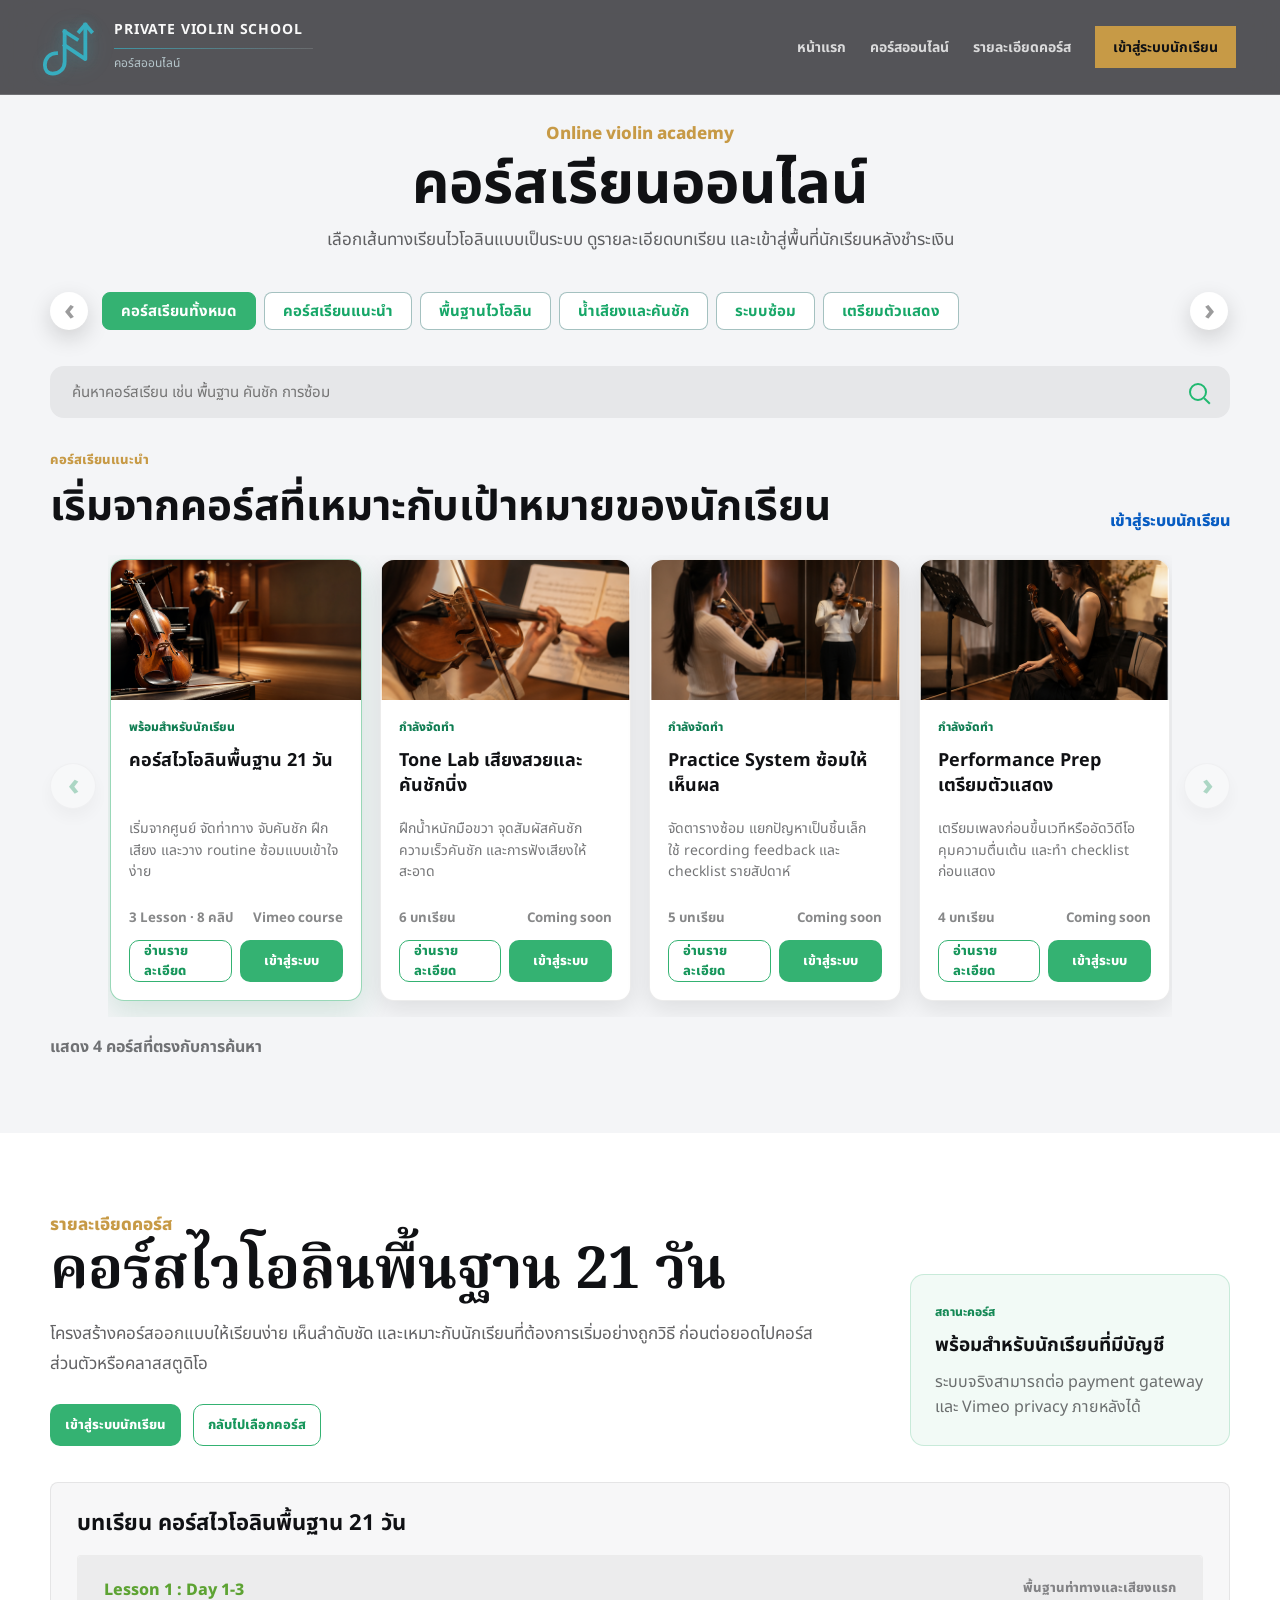
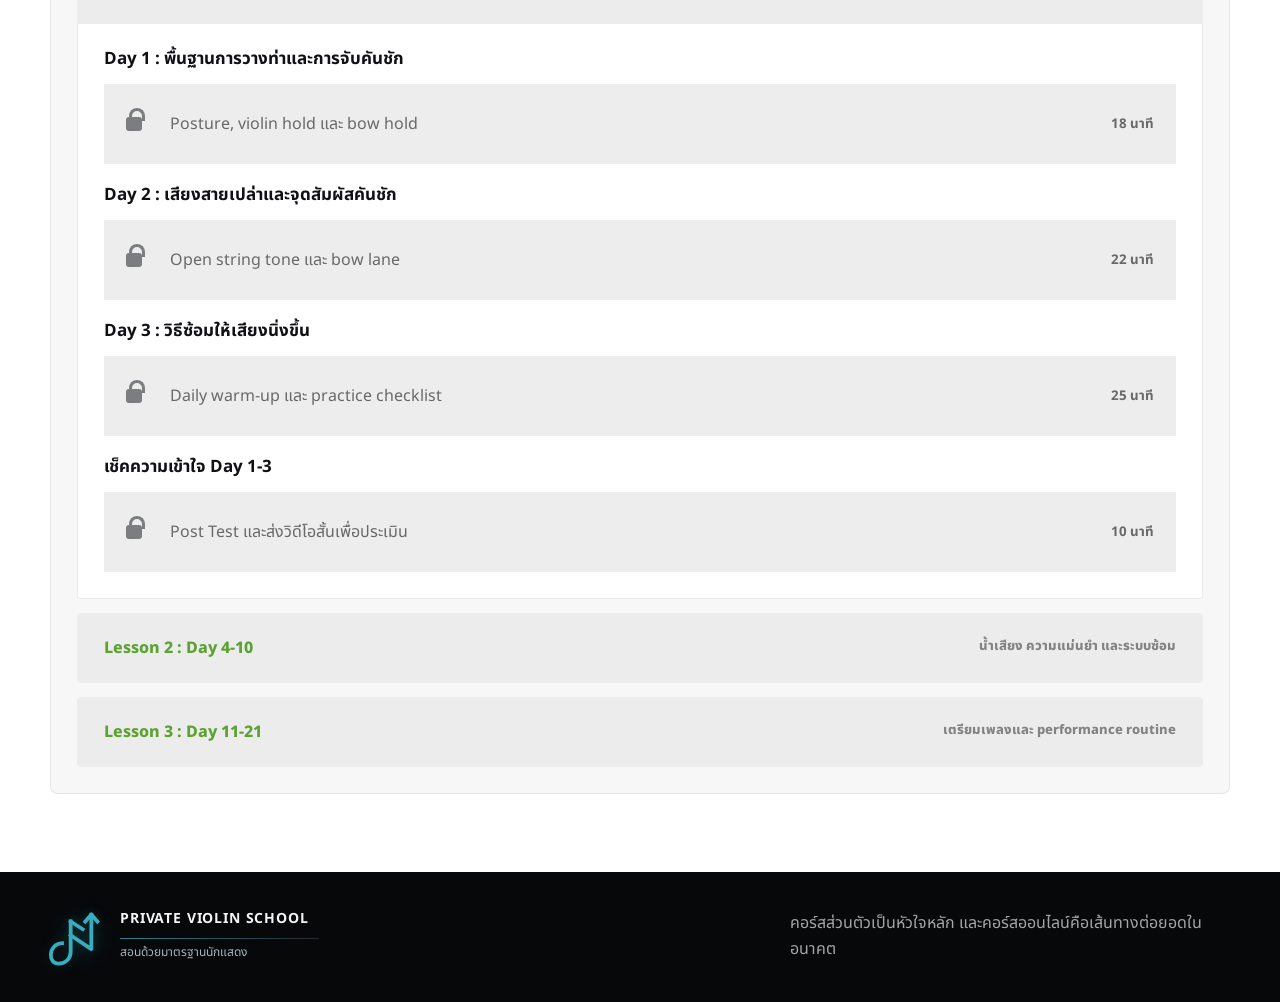
<file: online-course.html>
<!doctype html>
<html lang="th">
  <head>
    <meta charset="utf-8">
    <meta name="viewport" content="width=device-width, initial-scale=1">
    <meta
      name="description"
      content="หน้าแนะนำคอร์สไวโอลินออนไลน์ พร้อมหมวดคอร์ส รายละเอียดบทเรียน และทางเข้าสู่ระบบนักเรียน"
    >
    <title>คอร์สวิดีโอออนไลน์ | Private Violin School</title>
    <link rel="preconnect" href="https://fonts.googleapis.com">
    <link rel="preconnect" href="https://fonts.gstatic.com" crossorigin>
    <link
      href="https://fonts.googleapis.com/css2?family=Noto+Sans+Thai:wght@400;500;600;700;800&family=Noto+Serif+Thai:wght@600;700&display=swap"
      rel="stylesheet"
    >
    <link rel="stylesheet" href="styles.css?v=logo-mark-5">
  </head>
  <body class="portal-page online-course-page">
    <header class="site-header">
      <a class="brand" href="index.html" aria-label="หน้าแรก Private Violin School">
        <span class="brand-mark" aria-hidden="true">
          <svg viewBox="0 0 72 72" role="presentation">
            <path d="M14 43C7 43 1 49 1 57C1 63 4 67 10 67C18 67 24 61 24 53V18"></path>
            <path d="M24 18L38 27"></path>
            <path d="M24 34L48 50V10"></path>
            <path d="M41 18L48 10L55 18"></path>
          </svg>
        </span>
        <span class="brand-copy">
          <span class="brand-name">Private Violin School</span>
          <span class="brand-subtitle">คอร์สออนไลน์</span>
        </span>
      </a>

      <button class="menu-toggle" type="button" aria-expanded="false" aria-controls="main-nav">
        <span></span>
        <span></span>
        <span></span>
      </button>

      <nav class="main-nav" id="main-nav" aria-label="เมนูหลัก">
        <a href="index.html">หน้าแรก</a>
        <a href="#onlineCourseGrid">คอร์สออนไลน์</a>
        <a href="#course-detail">รายละเอียดคอร์ส</a>
        <a class="nav-cta" href="student-login.html">เข้าสู่ระบบนักเรียน</a>
      </nav>
    </header>

    <main class="course-marketplace">
      <section class="course-catalog-hero" aria-labelledby="courseCatalogTitle">
        <div class="course-page-inner">
          <p class="section-kicker">Online violin academy</p>
          <h1 id="courseCatalogTitle">คอร์สเรียนออนไลน์</h1>
          <p>
            เลือกเส้นทางเรียนไวโอลินแบบเป็นระบบ ดูรายละเอียดบทเรียน
            และเข้าสู่พื้นที่นักเรียนหลังชำระเงิน
          </p>
        </div>
      </section>

      <section class="course-catalog" aria-label="ค้นหาและเลือกคอร์สออนไลน์">
        <div class="course-page-inner">
          <div class="course-chip-row" aria-label="หมวดหมู่คอร์ส">
            <button class="course-chip-arrow" type="button" data-chip-scroll="-1" aria-label="เลื่อนหมวดหมู่ไปทางซ้าย">‹</button>
            <div class="course-chip-track" id="courseChipTrack">
              <button class="course-filter is-active" type="button" data-course-filter="all">คอร์สเรียนทั้งหมด</button>
              <button class="course-filter" type="button" data-course-filter="recommended">คอร์สเรียนแนะนำ</button>
              <button class="course-filter" type="button" data-course-filter="foundation">พื้นฐานไวโอลิน</button>
              <button class="course-filter" type="button" data-course-filter="tone">น้ำเสียงและคันชัก</button>
              <button class="course-filter" type="button" data-course-filter="practice">ระบบซ้อม</button>
              <button class="course-filter" type="button" data-course-filter="performance">เตรียมตัวแสดง</button>
            </div>
            <button class="course-chip-arrow" type="button" data-chip-scroll="1" aria-label="เลื่อนหมวดหมู่ไปทางขวา">›</button>
          </div>

          <label class="course-search">
            <span>ค้นหาคอร์สเรียน</span>
            <input id="courseSearch" type="search" placeholder="ค้นหาคอร์สเรียน เช่น พื้นฐาน คันชัก การซ้อม" autocomplete="off">
          </label>

          <div class="course-section-heading">
            <div>
              <p class="section-kicker">คอร์สเรียนแนะนำ</p>
              <h2>เริ่มจากคอร์สที่เหมาะกับเป้าหมายของนักเรียน</h2>
            </div>
            <a href="student-login.html">เข้าสู่ระบบนักเรียน</a>
          </div>

          <div class="course-carousel" aria-label="เลือกคอร์สออนไลน์">
            <button class="course-carousel-button" type="button" data-course-carousel="-1" aria-label="เลื่อนคอร์สไปทางซ้าย">‹</button>

            <div class="online-course-grid" id="onlineCourseGrid" data-course-carousel-track tabindex="0">
              <article
                class="online-course-card"
                data-course-card
                data-course-key="foundation"
                data-category="recommended foundation practice"
                data-title="คอร์สไวโอลินพื้นฐาน 21 วัน"
                data-summary="เริ่มจากศูนย์ จัดท่าทาง จับคันชัก ฝึกเสียง และวาง routine ซ้อมแบบเข้าใจง่าย"
              >
                <img src="assets/hero-violin-school.png" alt="ภาพบรรยากาศคอร์สไวโอลินพื้นฐาน">
                <div class="online-course-card-copy">
                  <span>พร้อมสำหรับนักเรียน</span>
                  <h3>คอร์สไวโอลินพื้นฐาน 21 วัน</h3>
                  <p>เริ่มจากศูนย์ จัดท่าทาง จับคันชัก ฝึกเสียง และวาง routine ซ้อมแบบเข้าใจง่าย</p>
                  <div class="course-meta-line">
                    <small>3 Lesson · 8 คลิป</small>
                    <small>Vimeo course</small>
                  </div>
                  <div class="online-card-actions">
                    <a class="button button-outline-green" href="#course-detail" data-course-detail-trigger>อ่านรายละเอียด</a>
                    <a class="button button-green" href="student-login.html">เข้าสู่ระบบ</a>
                  </div>
                </div>
              </article>

              <article
                class="online-course-card"
                data-course-card
                data-course-key="tone"
                data-category="recommended tone"
                data-title="Tone Lab เสียงสวยและคันชักนิ่ง"
                data-summary="ฝึกน้ำหนักมือขวา จุดสัมผัสคันชัก ความเร็วคันชัก และการฟังเสียงให้สะอาด"
              >
                <img src="assets/gallery/learning-atmosphere-02.png" alt="ภาพนักเรียนฝึกคันชักในคลาสไวโอลิน">
                <div class="online-course-card-copy">
                  <span>กำลังจัดทำ</span>
                  <h3>Tone Lab เสียงสวยและคันชักนิ่ง</h3>
                  <p>ฝึกน้ำหนักมือขวา จุดสัมผัสคันชัก ความเร็วคันชัก และการฟังเสียงให้สะอาด</p>
                  <div class="course-meta-line">
                    <small>6 บทเรียน</small>
                    <small>Coming soon</small>
                  </div>
                  <div class="online-card-actions">
                    <a class="button button-outline-green" href="#course-detail" data-course-detail-trigger>อ่านรายละเอียด</a>
                    <a class="button button-green" href="student-login.html">เข้าสู่ระบบ</a>
                  </div>
                </div>
              </article>

              <article
                class="online-course-card"
                data-course-card
                data-course-key="practice"
                data-category="practice"
                data-title="Practice System ซ้อมให้เห็นผล"
                data-summary="จัดตารางซ้อม แยกปัญหาเป็นชิ้นเล็ก ใช้ recording feedback และ checklist รายสัปดาห์"
              >
                <img src="assets/gallery/learning-atmosphere-04.png" alt="ภาพบรรยากาศการซ้อมไวโอลิน">
                <div class="online-course-card-copy">
                  <span>กำลังจัดทำ</span>
                  <h3>Practice System ซ้อมให้เห็นผล</h3>
                  <p>จัดตารางซ้อม แยกปัญหาเป็นชิ้นเล็ก ใช้ recording feedback และ checklist รายสัปดาห์</p>
                  <div class="course-meta-line">
                    <small>5 บทเรียน</small>
                    <small>Coming soon</small>
                  </div>
                  <div class="online-card-actions">
                    <a class="button button-outline-green" href="#course-detail" data-course-detail-trigger>อ่านรายละเอียด</a>
                    <a class="button button-green" href="student-login.html">เข้าสู่ระบบ</a>
                  </div>
                </div>
              </article>

              <article
                class="online-course-card"
                data-course-card
                data-course-key="performance"
                data-category="performance recommended"
                data-title="Performance Prep เตรียมตัวแสดง"
                data-summary="เตรียมเพลงก่อนขึ้นเวทีหรืออัดวิดีโอ คุมความตื่นเต้น และทำ checklist ก่อนแสดง"
              >
                <img src="assets/gallery/learning-atmosphere-06.png" alt="ภาพบรรยากาศการแสดงและการเรียนไวโอลิน">
                <div class="online-course-card-copy">
                  <span>กำลังจัดทำ</span>
                  <h3>Performance Prep เตรียมตัวแสดง</h3>
                  <p>เตรียมเพลงก่อนขึ้นเวทีหรืออัดวิดีโอ คุมความตื่นเต้น และทำ checklist ก่อนแสดง</p>
                  <div class="course-meta-line">
                    <small>4 บทเรียน</small>
                    <small>Coming soon</small>
                  </div>
                  <div class="online-card-actions">
                    <a class="button button-outline-green" href="#course-detail" data-course-detail-trigger>อ่านรายละเอียด</a>
                    <a class="button button-green" href="student-login.html">เข้าสู่ระบบ</a>
                  </div>
                </div>
              </article>
            </div>

            <button class="course-carousel-button" type="button" data-course-carousel="1" aria-label="เลื่อนคอร์สไปทางขวา">›</button>
          </div>

          <p class="course-result-status" id="courseResultStatus" role="status" aria-live="polite"></p>
        </div>
      </section>

      <section class="course-detail-section" id="course-detail" aria-labelledby="courseDetailTitle">
        <div class="course-page-inner course-detail-grid">
          <div class="course-detail-copy">
            <p class="section-kicker">รายละเอียดคอร์ส</p>
            <h2 id="courseDetailTitle">คอร์สไวโอลินพื้นฐาน 21 วัน</h2>
            <p id="courseDetailDescription">
              โครงสร้างคอร์สออกแบบให้เรียนง่าย เห็นลำดับชัด และเหมาะกับนักเรียนที่ต้องการเริ่มอย่างถูกวิธี
              ก่อนต่อยอดไปคอร์สส่วนตัวหรือคลาสสตูดิโอ
            </p>
            <div class="course-detail-actions">
              <a class="button button-green" href="student-login.html">เข้าสู่ระบบนักเรียน</a>
              <a class="button button-outline-green" href="#onlineCourseGrid">กลับไปเลือกคอร์ส</a>
            </div>
          </div>

          <div class="course-summary-card">
            <span id="courseStatusLabel">สถานะคอร์ส</span>
            <strong id="courseStatusTitle">พร้อมสำหรับนักเรียนที่มีบัญชี</strong>
            <p id="courseStatusText">ระบบจริงสามารถต่อ payment gateway และ Vimeo privacy ภายหลังได้</p>
          </div>
        </div>

        <div class="course-page-inner lesson-outline-panel">
          <h3 id="lessonOutlineTitle">บทเรียน คอร์สไวโอลินพื้นฐาน 21 วัน</h3>
          <div id="lessonOutlineModules"></div>
        </div>
      </section>

    </main>

    <footer class="site-footer">
      <div class="footer-inner">
        <a class="brand footer-brand" href="index.html">
          <span class="brand-mark" aria-hidden="true">
            <svg viewBox="0 0 72 72" role="presentation">
              <path d="M14 43C7 43 1 49 1 57C1 63 4 67 10 67C18 67 24 61 24 53V18"></path>
              <path d="M24 18L38 27"></path>
              <path d="M24 34L48 50V10"></path>
              <path d="M41 18L48 10L55 18"></path>
            </svg>
          </span>
          <span class="brand-copy">
            <span class="brand-name">Private Violin School</span>
            <span class="brand-subtitle">สอนด้วยมาตรฐานนักแสดง</span>
          </span>
        </a>
        <p>คอร์สส่วนตัวเป็นหัวใจหลัก และคอร์สออนไลน์คือเส้นทางต่อยอดในอนาคต</p>
      </div>
    </footer>

    <script src="script.js?v=logo-mark-5"></script>
  </body>
</html>
</file>
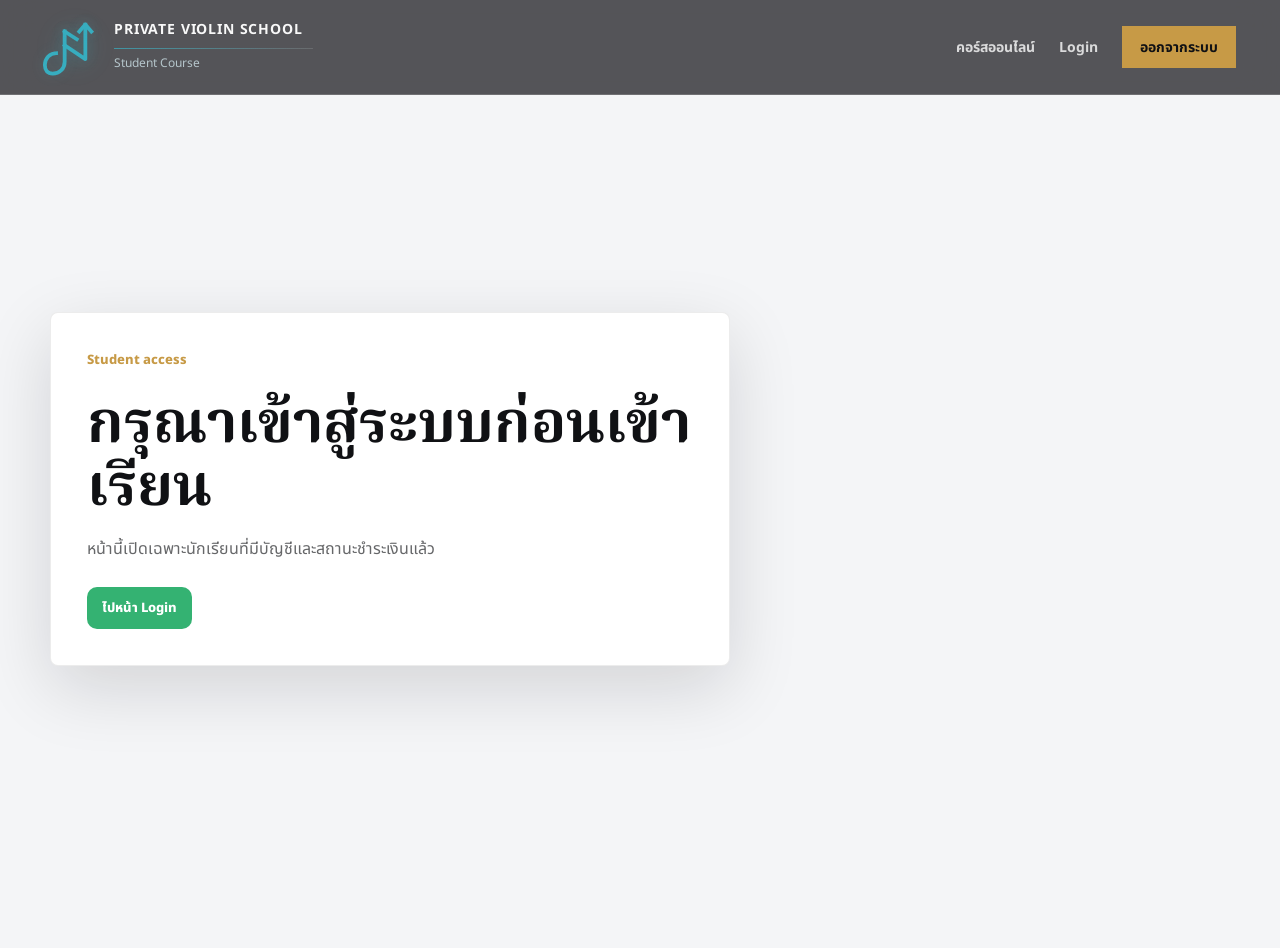
<file: student-course.html>
<!doctype html>
<html lang="th">
  <head>
    <meta charset="utf-8">
    <meta name="viewport" content="width=device-width, initial-scale=1">
    <meta
      name="description"
      content="พื้นที่เรียนคอร์สไวโอลินออนไลน์สำหรับนักเรียนที่เข้าสู่ระบบแล้ว"
    >
    <title>พื้นที่เรียนออนไลน์ | Private Violin School</title>
    <link rel="preconnect" href="https://fonts.googleapis.com">
    <link rel="preconnect" href="https://fonts.gstatic.com" crossorigin>
    <link
      href="https://fonts.googleapis.com/css2?family=Noto+Sans+Thai:wght@400;500;600;700;800&family=Noto+Serif+Thai:wght@600;700&display=swap"
      rel="stylesheet"
    >
    <link rel="stylesheet" href="styles.css?v=logo-mark-5">
  </head>
  <body class="portal-page online-course-page student-course-page">
    <header class="site-header">
      <a class="brand" href="student-course.html" aria-label="พื้นที่เรียนออนไลน์">
        <span class="brand-mark" aria-hidden="true">
          <svg viewBox="0 0 72 72" role="presentation">
            <path d="M14 43C7 43 1 49 1 57C1 63 4 67 10 67C18 67 24 61 24 53V18"></path>
            <path d="M24 18L38 27"></path>
            <path d="M24 34L48 50V10"></path>
            <path d="M41 18L48 10L55 18"></path>
          </svg>
        </span>
        <span class="brand-copy">
          <span class="brand-name">Private Violin School</span>
          <span class="brand-subtitle">Student Course</span>
        </span>
      </a>

      <button class="menu-toggle" type="button" aria-expanded="false" aria-controls="main-nav">
        <span></span>
        <span></span>
        <span></span>
      </button>

      <nav class="main-nav" id="main-nav" aria-label="เมนูหลัก">
        <a href="online-course.html">คอร์สออนไลน์</a>
        <a href="student-login.html">Login</a>
        <button class="nav-cta nav-button" type="button" id="portalLogout" data-logout-redirect="student-login.html">ออกจากระบบ</button>
      </nav>
    </header>

    <main class="course-marketplace student-learning-main">
      <section class="student-gate" id="studentGate" hidden>
        <div class="course-page-inner">
          <div class="student-gate-card">
            <p class="section-kicker">Student access</p>
            <h1>กรุณาเข้าสู่ระบบก่อนเข้าเรียน</h1>
            <p>หน้านี้เปิดเฉพาะนักเรียนที่มีบัญชีและสถานะชำระเงินแล้ว</p>
            <a class="button button-green" href="student-login.html">ไปหน้า Login</a>
          </div>
        </div>
      </section>

      <section class="course-page-inner student-portal student-course-portal" id="studentPortal" hidden>
        <div class="portal-dashboard-top">
          <div>
            <p class="section-kicker">พื้นที่เรียนออนไลน์</p>
            <h1 id="studentWelcome">ยินดีต้อนรับ</h1>
            <p id="studentCourseStatus">คอร์สนี้เปิดให้เฉพาะนักเรียนที่ชำระเงินแล้ว</p>
          </div>

          <div class="student-account-menu">
            <button
              class="student-profile-button"
              type="button"
              id="studentProfileButton"
              aria-expanded="false"
              aria-controls="studentProfileDropdown"
            >
              <span class="student-avatar" id="studentAvatar">S</span>
              <span>
                <strong id="studentProfileName">นักเรียน</strong>
                <small id="studentOwnedCount">คอร์สที่ซื้อแล้ว 0 คอร์ส</small>
              </span>
              <span class="student-profile-caret" aria-hidden="true">v</span>
            </button>

            <div class="student-profile-dropdown" id="studentProfileDropdown" hidden>
              <div class="student-profile-summary">
                <span>บัญชีนักเรียน</span>
                <strong id="studentProfileEmail">-</strong>
                <small id="studentProfileLine">LINE: -</small>
              </div>
              <div class="student-course-dropdown-list" id="studentPurchasedCourses"></div>
              <button class="profile-edit-button" type="button" id="profileEditToggle">
                แก้ไขข้อมูลส่วนตัว
              </button>
            </div>
          </div>
        </div>

        <section class="student-profile-panel" id="studentProfilePanel" hidden aria-labelledby="studentProfilePanelTitle">
          <div>
            <p class="section-kicker">Student profile</p>
            <h2 id="studentProfilePanelTitle">ข้อมูลส่วนตัว</h2>
            <p>ใช้สำหรับติดต่อ ส่ง feedback และปรับเป้าหมายการเรียนให้เหมาะกับนักเรียนแต่ละคน</p>
          </div>

          <form class="student-profile-form" id="studentProfileForm">
            <label>
              ชื่อที่แสดง
              <input type="text" name="displayName" autocomplete="name" required>
            </label>
            <label>
              เบอร์โทร
              <input type="tel" name="phone" autocomplete="tel">
            </label>
            <label>
              LINE ID
              <input type="text" name="lineId" autocomplete="off">
            </label>
            <label>
              ระดับปัจจุบัน
              <select name="level">
                <option value="เริ่มต้น">เริ่มต้น</option>
                <option value="พื้นฐาน">พื้นฐาน</option>
                <option value="กลาง">กลาง</option>
                <option value="เตรียมสอบหรือแสดง">เตรียมสอบหรือแสดง</option>
              </select>
            </label>
            <label class="profile-form-wide">
              เป้าหมายการเรียน
              <textarea name="goal" rows="3"></textarea>
            </label>
            <div class="profile-form-actions">
              <button class="button button-green" type="submit">บันทึกข้อมูล</button>
              <button class="button button-outline-green" type="button" id="profilePanelClose">ปิด</button>
              <p class="form-status" id="studentProfileStatus" role="status" aria-live="polite"></p>
            </div>
          </form>
        </section>

        <div class="student-dashboard-grid">
          <section class="lesson-player-panel" aria-label="เครื่องเล่นวิดีโอ Vimeo">
            <div class="lesson-player-copy">
              <span class="payment-badge">ชำระเงินแล้ว</span>
              <h2 id="lessonTitle">Day 1: พื้นฐานการวางท่าและการจับคันชัก</h2>
              <p id="lessonDescription">
                Posture, violin hold และ bow hold สำหรับเริ่มต้นซ้อมอย่างถูกวิธี
              </p>
            </div>
            <div class="vimeo-frame">
              <iframe
                id="lessonPlayer"
                src="about:blank"
                title="Vimeo lesson player"
                allow="autoplay; fullscreen; picture-in-picture; clipboard-write; encrypted-media; web-share"
                allowfullscreen
              ></iframe>
            </div>
          </section>

          <aside class="lesson-sidebar" aria-label="รายการบทเรียนคอร์สออนไลน์">
            <p class="section-kicker">บทเรียนในคอร์ส</p>

            <div class="student-lesson-group">
              <div class="student-lesson-group-header">
                <span>Lesson 1 : Day 1-3</span>
                <small>พื้นฐานท่าทางและเสียงแรก</small>
              </div>
              <button
                class="lesson-item is-active"
                type="button"
                data-vimeo-id="76979871"
                data-title="Day 1: พื้นฐานการวางท่าและการจับคันชัก"
                data-description="Posture, violin hold และ bow hold สำหรับเริ่มต้นซ้อมอย่างถูกวิธี"
              >
                <span>Day 1</span>
                <strong>Posture, violin hold และ bow hold</strong>
                <small>18 นาที</small>
              </button>
              <button
                class="lesson-item"
                type="button"
                data-vimeo-id="76979871"
                data-title="Day 2: เสียงสายเปล่าและจุดสัมผัสคันชัก"
                data-description="Open string tone, bow lane และการฟังเสียงให้สะอาดตั้งแต่พื้นฐาน"
              >
                <span>Day 2</span>
                <strong>Open string tone และ bow lane</strong>
                <small>22 นาที</small>
              </button>
              <button
                class="lesson-item"
                type="button"
                data-vimeo-id="76979871"
                data-title="Day 3: วิธีซ้อมให้เสียงนิ่งขึ้น"
                data-description="Daily warm-up และ practice checklist สำหรับวางระบบซ้อมประจำวัน"
              >
                <span>Day 3</span>
                <strong>Daily warm-up และ practice checklist</strong>
                <small>25 นาที</small>
              </button>
              <button
                class="lesson-item"
                type="button"
                data-vimeo-id="76979871"
                data-title="เช็คความเข้าใจ Day 1-3"
                data-description="Post Test และแนวทางส่งวิดีโอสั้นเพื่อประเมินท่าทางและเสียงเบื้องต้น"
              >
                <span>Post Test</span>
                <strong>Post Test และส่งวิดีโอสั้นเพื่อประเมิน</strong>
                <small>10 นาที</small>
              </button>
            </div>

            <div class="student-lesson-group">
              <div class="student-lesson-group-header">
                <span>Lesson 2 : Day 4-10</span>
                <small>น้ำเสียง ความแม่นยำ และระบบซ้อม</small>
              </div>
              <button
                class="lesson-item"
                type="button"
                data-vimeo-id="76979871"
                data-title="Day 4-6: คุมคันชักและไดนามิก"
                data-description="Bow speed, bow weight และ contact point เพื่อทำให้เสียงมีคุณภาพและควบคุมได้"
              >
                <span>Day 4-6</span>
                <strong>Bow speed, bow weight และ contact point</strong>
                <small>40 นาที</small>
              </button>
              <button
                class="lesson-item"
                type="button"
                data-vimeo-id="76979871"
                data-title="Day 7-10: Intonation และการซ้อมสเกล"
                data-description="Slow practice, listening routine และ scale map เพื่อแก้ปัญหาเสียงเพี้ยนอย่างเป็นระบบ"
              >
                <span>Day 7-10</span>
                <strong>Slow practice, listening routine และ scale map</strong>
                <small>52 นาที</small>
              </button>
            </div>

            <div class="student-lesson-group">
              <div class="student-lesson-group-header">
                <span>Lesson 3 : Day 11-21</span>
                <small>เตรียมเพลงและ performance routine</small>
              </div>
              <button
                class="lesson-item"
                type="button"
                data-vimeo-id="76979871"
                data-title="Day 11-17: เก็บเพลงเป็นช่วง"
                data-description="Phrase work, rhythm check และ recording feedback สำหรับเก็บรายละเอียดเพลง"
              >
                <span>Day 11-17</span>
                <strong>Phrase work, rhythm check และ recording feedback</strong>
                <small>1 ชม. 05 นาที</small>
              </button>
              <button
                class="lesson-item"
                type="button"
                data-vimeo-id="76979871"
                data-title="Day 18-21: ก่อนอัดวิดีโอหรือขึ้นเวที"
                data-description="Performance checklist และ mindset ก่อนเล่นจริง เพื่อเตรียมตัวก่อนอัดวิดีโอหรือแสดง"
              >
                <span>Day 18-21</span>
                <strong>Performance checklist และ mindset ก่อนเล่นจริง</strong>
                <small>36 นาที</small>
              </button>
            </div>

            <div class="student-resource-card">
              <span>เอกสารประกอบ</span>
              <strong>Practice checklist</strong>
              <small>พื้นที่สำหรับใส่ PDF แบบฝึกซ้อม เมื่อต่อระบบจริง</small>
            </div>
          </aside>
        </div>
      </section>
    </main>

    <script src="script.js?v=logo-mark-5"></script>
  </body>
</html>
</file>
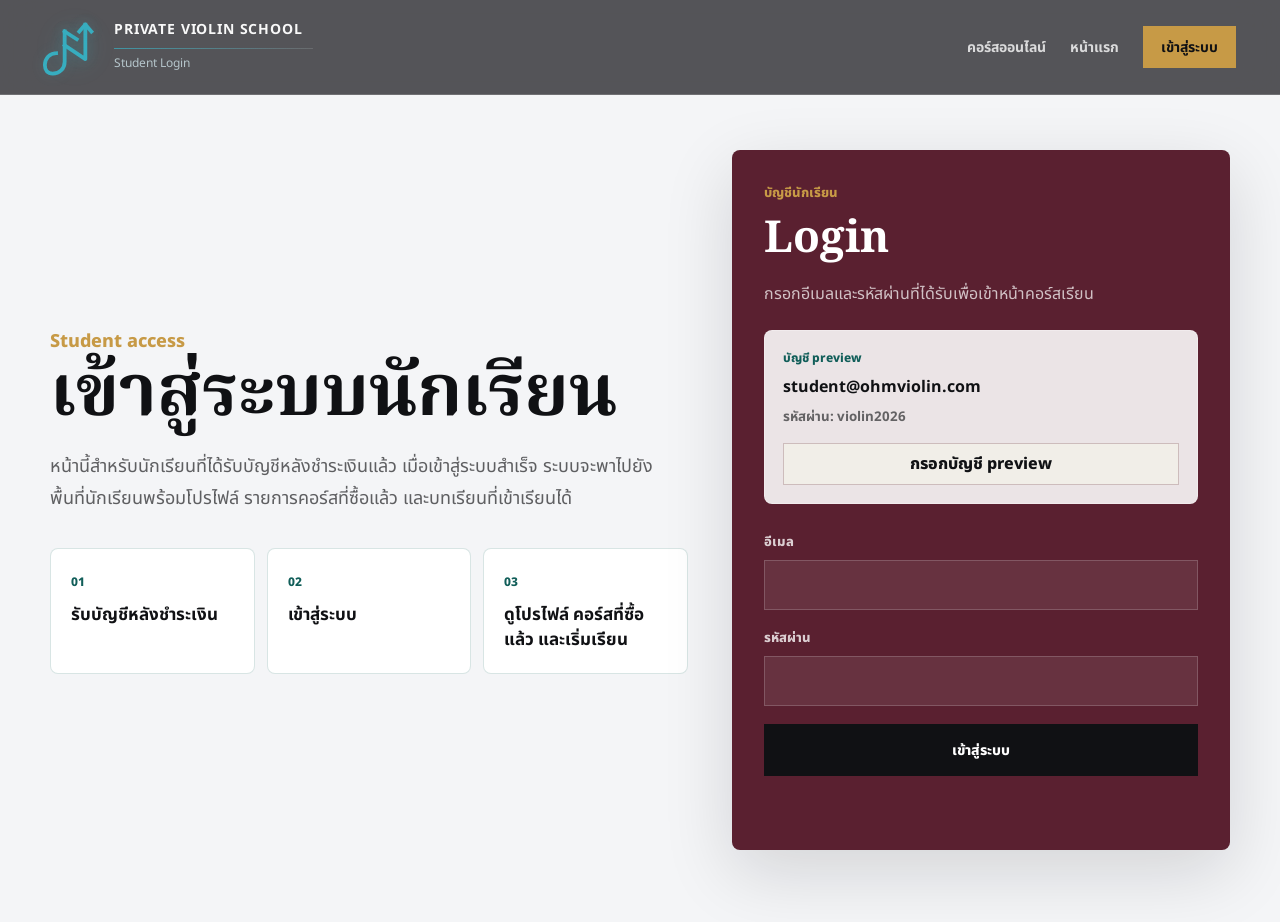
<file: student-login.html>
<!doctype html>
<html lang="th">
  <head>
    <meta charset="utf-8">
    <meta name="viewport" content="width=device-width, initial-scale=1">
    <meta
      name="description"
      content="เข้าสู่ระบบนักเรียนสำหรับคอร์สไวโอลินออนไลน์"
    >
    <title>เข้าสู่ระบบนักเรียน | Private Violin School</title>
    <link rel="preconnect" href="https://fonts.googleapis.com">
    <link rel="preconnect" href="https://fonts.gstatic.com" crossorigin>
    <link
      href="https://fonts.googleapis.com/css2?family=Noto+Sans+Thai:wght@400;500;600;700;800&family=Noto+Serif+Thai:wght@600;700&display=swap"
      rel="stylesheet"
    >
    <link rel="stylesheet" href="styles.css?v=logo-mark-5">
  </head>
  <body class="portal-page online-course-page student-login-page">
    <header class="site-header">
      <a class="brand" href="index.html" aria-label="หน้าแรก Private Violin School">
        <span class="brand-mark" aria-hidden="true">
          <svg viewBox="0 0 72 72" role="presentation">
            <path d="M14 43C7 43 1 49 1 57C1 63 4 67 10 67C18 67 24 61 24 53V18"></path>
            <path d="M24 18L38 27"></path>
            <path d="M24 34L48 50V10"></path>
            <path d="M41 18L48 10L55 18"></path>
          </svg>
        </span>
        <span class="brand-copy">
          <span class="brand-name">Private Violin School</span>
          <span class="brand-subtitle">Student Login</span>
        </span>
      </a>

      <button class="menu-toggle" type="button" aria-expanded="false" aria-controls="main-nav">
        <span></span>
        <span></span>
        <span></span>
      </button>

      <nav class="main-nav" id="main-nav" aria-label="เมนูหลัก">
        <a href="online-course.html">คอร์สออนไลน์</a>
        <a href="index.html">หน้าแรก</a>
        <a class="nav-cta" href="student-login.html">เข้าสู่ระบบ</a>
      </nav>
    </header>

    <main class="course-marketplace">
      <section class="student-login-shell" aria-labelledby="studentLoginTitle">
        <div class="course-page-inner student-login-layout">
          <div class="student-login-copy">
            <p class="section-kicker">Student access</p>
            <h1 id="studentLoginTitle">เข้าสู่ระบบนักเรียน</h1>
            <p>
              หน้านี้สำหรับนักเรียนที่ได้รับบัญชีหลังชำระเงินแล้ว เมื่อเข้าสู่ระบบสำเร็จ
              ระบบจะพาไปยังพื้นที่นักเรียนพร้อมโปรไฟล์ รายการคอร์สที่ซื้อแล้ว และบทเรียนที่เข้าเรียนได้
            </p>
            <div class="simple-access-steps" aria-label="ขั้นตอนเข้าเรียน">
              <article>
                <span>01</span>
                <strong>รับบัญชีหลังชำระเงิน</strong>
              </article>
              <article>
                <span>02</span>
                <strong>เข้าสู่ระบบ</strong>
              </article>
              <article>
                <span>03</span>
                <strong>ดูโปรไฟล์ คอร์สที่ซื้อแล้ว และเริ่มเรียน</strong>
              </article>
            </div>
          </div>

          <aside class="portal-card student-login-card" aria-label="ฟอร์มเข้าสู่ระบบนักเรียน">
            <p class="section-kicker">บัญชีนักเรียน</p>
            <h2>Login</h2>
            <p>กรอกอีเมลและรหัสผ่านที่ได้รับเพื่อเข้าหน้าคอร์สเรียน</p>

            <div class="demo-login-box" aria-label="บัญชี demo สำหรับ preview">
              <span>บัญชี preview</span>
              <strong>student@ohmviolin.com</strong>
              <small>รหัสผ่าน: violin2026</small>
              <button class="demo-fill-button" type="button" data-demo-email="student@ohmviolin.com" data-demo-password="violin2026">
                กรอกบัญชี preview
              </button>
            </div>

            <form class="portal-login" id="portalLogin" data-redirect="student-course.html">
              <label>
                อีเมล
                <input type="email" name="email" autocomplete="email" required>
              </label>
              <label>
                รหัสผ่าน
                <input type="password" name="password" autocomplete="current-password" required>
              </label>
              <button class="button button-dark form-submit" type="submit">เข้าสู่ระบบ</button>
              <p class="form-status" id="portalStatus" role="status" aria-live="polite"></p>
            </form>
          </aside>
        </div>
      </section>
    </main>

    <script src="script.js?v=logo-mark-5"></script>
  </body>
</html>
</file>
<file: styles.css>
:root {
  color-scheme: light;
  --ink: #101114;
  --charcoal: #1b1d21;
  --wine: #5a2030;
  --teal: #115e59;
  --brass: #c79a46;
  --paper: #fbfaf7;
  --soft: #f1eee8;
  --mist: #e6edf0;
  --line: rgba(16, 17, 20, 0.14);
  --line-light: rgba(255, 255, 255, 0.2);
  --white: #ffffff;
  --shadow: 0 22px 70px rgba(16, 17, 20, 0.14);
  --radius: 8px;
}

* {
  box-sizing: border-box;
}

html {
  scroll-behavior: smooth;
}

body {
  margin: 0;
  font-family: "Noto Sans Thai", ui-sans-serif, system-ui, -apple-system, BlinkMacSystemFont, "Segoe UI", sans-serif;
  color: var(--ink);
  background: var(--paper);
  letter-spacing: 0;
}

img,
video {
  display: block;
  max-width: 100%;
}

a {
  color: inherit;
  text-decoration: none;
}

button,
input,
select,
textarea {
  font: inherit;
  letter-spacing: 0;
}

.site-header {
  position: fixed;
  z-index: 20;
  top: 0;
  left: 0;
  right: 0;
  display: flex;
  align-items: center;
  justify-content: space-between;
  min-height: 78px;
  padding: 16px 44px;
  color: var(--white);
  background: rgba(16, 17, 20, 0.7);
  border-bottom: 1px solid rgba(255, 255, 255, 0.16);
  backdrop-filter: blur(18px);
}

.brand {
  display: inline-flex;
  align-items: center;
  gap: 8px;
  min-width: 0;
}

.brand-mark {
  display: inline-flex;
  align-items: center;
  justify-content: center;
  width: 62px;
  height: 62px;
  flex: 0 0 62px;
  position: relative;
}

.brand-mark svg {
  width: 62px;
  height: 62px;
  overflow: visible;
}

.brand-mark::before {
  content: "";
  position: absolute;
  inset: 8px 10px;
  border-radius: 50%;
  background: radial-gradient(circle, rgba(46, 168, 183, 0.18), rgba(46, 168, 183, 0));
  filter: blur(10px);
  pointer-events: none;
}

.brand-mark path {
  fill: none;
  stroke: #38aec0;
  stroke-width: 4.4;
  stroke-linecap: square;
  stroke-linejoin: round;
  filter: drop-shadow(0 0 7px rgba(56, 174, 192, 0.16));
}

.brand-copy {
  position: relative;
  min-width: 0;
  padding: 1px 10px 5px 0;
}

.brand-copy::after {
  content: "";
  position: absolute;
  left: 0;
  right: 0;
  top: calc(50% + 1px);
  height: 1px;
  background: linear-gradient(90deg, rgba(56, 174, 192, 0.72), rgba(232, 241, 244, 0.14));
}

.brand-name,
.brand-subtitle {
  display: block;
  white-space: nowrap;
}

.brand-name {
  color: rgba(255, 255, 255, 0.96);
  font-size: 14px;
  font-weight: 700;
  letter-spacing: 0.06em;
  text-transform: uppercase;
}

.brand-subtitle {
  margin-top: 14px;
  color: rgba(205, 225, 231, 0.8);
  font-size: 12px;
}

.main-nav {
  display: flex;
  align-items: center;
  gap: 24px;
  font-size: 14px;
  font-weight: 700;
}

.main-nav a,
.main-nav button {
  color: rgba(255, 255, 255, 0.78);
}

.main-nav a:hover,
.main-nav a:focus-visible,
.main-nav button:hover,
.main-nav button:focus-visible {
  color: var(--white);
}

.nav-cta {
  display: inline-flex;
  align-items: center;
  min-height: 42px;
  padding: 0 18px;
  color: var(--ink) !important;
  background: var(--brass);
}

.nav-button {
  border: 0;
  font: inherit;
  cursor: pointer;
}

.menu-toggle {
  display: none;
  width: 44px;
  height: 44px;
  border: 1px solid rgba(255, 255, 255, 0.25);
  background: transparent;
  color: var(--white);
  padding: 11px;
  cursor: pointer;
}

.menu-toggle span {
  display: block;
  height: 2px;
  background: currentColor;
  margin: 5px 0;
}

.hero {
  position: relative;
  min-height: 88vh;
  display: grid;
  align-items: end;
  overflow: hidden;
  color: var(--white);
  background: var(--charcoal);
}

.hero-media,
.hero-overlay,
.portal-hero-media {
  position: absolute;
  inset: 0;
}

.hero-media img,
.portal-hero-media img {
  width: 100%;
  height: 100%;
  object-fit: cover;
}

.hero-overlay {
  background:
    linear-gradient(90deg, rgba(16, 17, 20, 0.92) 0%, rgba(16, 17, 20, 0.72) 36%, rgba(16, 17, 20, 0.36) 68%, rgba(16, 17, 20, 0.64) 100%),
    linear-gradient(0deg, rgba(16, 17, 20, 0.7), rgba(16, 17, 20, 0.08) 42%);
}

.hero-content {
  position: relative;
  z-index: 1;
  width: min(1180px, calc(100% - 88px));
  margin: 0 auto;
  padding: 150px 0 54px;
}

.eyebrow,
.section-kicker,
.card-kicker,
.course-label {
  margin: 0 0 12px;
  color: var(--brass);
  font-size: 13px;
  font-weight: 800;
}

.hero h1,
.portal-hero h1 {
  max-width: 760px;
  margin: 0;
  font-family: "Noto Serif Thai", Georgia, serif;
  font-size: 78px;
  line-height: 0.96;
  letter-spacing: 0;
}

.hero-copy,
.portal-hero-content p {
  max-width: 640px;
  margin: 24px 0 0;
  color: rgba(255, 255, 255, 0.82);
  font-size: 19px;
  line-height: 1.7;
}

.hero-actions {
  display: flex;
  flex-wrap: wrap;
  gap: 14px;
  margin-top: 34px;
}

.button {
  display: inline-flex;
  align-items: center;
  justify-content: center;
  min-height: 52px;
  padding: 0 22px;
  border: 1px solid transparent;
  font-weight: 800;
  font-size: 14px;
  cursor: pointer;
  transition: transform 180ms ease, background 180ms ease, border-color 180ms ease;
}

.button:hover,
.button:focus-visible {
  transform: translateY(-2px);
}

.button:disabled {
  cursor: wait;
  opacity: 0.64;
  transform: none;
}

.button-primary {
  background: var(--brass);
  color: var(--ink);
}

.button-primary:hover,
.button-primary:focus-visible {
  background: #d7ac5e;
}

.button-ghost {
  border-color: rgba(255, 255, 255, 0.42);
  color: var(--white);
  background: rgba(255, 255, 255, 0.06);
}

.button-ghost-light {
  border-color: rgba(16, 17, 20, 0.16);
  color: var(--ink);
  background: var(--white);
}

.button-dark {
  background: var(--ink);
  color: var(--white);
}

.hero-proof {
  display: grid;
  grid-template-columns: repeat(3, minmax(0, 1fr));
  max-width: 760px;
  margin: 48px 0 0;
  padding: 0;
  border-top: 1px solid var(--line-light);
}

.hero-proof div {
  padding: 22px 24px 0 0;
}

.hero-proof dt {
  color: var(--white);
  font-weight: 800;
}

.hero-proof dd {
  margin: 6px 0 0;
  color: rgba(255, 255, 255, 0.72);
  font-size: 14px;
}

.section {
  padding: 104px 0;
}

.section-inner {
  width: min(1180px, calc(100% - 88px));
  margin: 0 auto;
}

.intro-band {
  background: var(--wine);
  color: var(--white);
}

.intro-grid {
  display: grid;
  grid-template-columns: 0.7fr 1.6fr auto;
  gap: 32px;
  align-items: center;
  padding: 28px 0;
}

.intro-grid p {
  margin: 0;
  color: rgba(255, 255, 255, 0.82);
  line-height: 1.7;
}

.text-link {
  display: inline-flex;
  width: fit-content;
  align-items: center;
  min-height: 38px;
  color: var(--brass);
  font-weight: 800;
  border-bottom: 1px solid currentColor;
}

.profile-section {
  background: var(--paper);
}

.profile-grid {
  display: grid;
  grid-template-columns: minmax(280px, 0.85fr) minmax(0, 1.15fr);
  gap: 70px;
  align-items: center;
}

.profile-flip-card {
  position: relative;
  aspect-ratio: 4 / 5;
  width: 100%;
  padding: 0;
  border: 0;
  background: transparent;
  overflow: hidden;
  box-shadow: var(--shadow);
  cursor: pointer;
  perspective: 1200px;
}

.profile-flip-stage {
  position: absolute;
  inset: 0;
  display: block;
  transform-style: preserve-3d;
  transition: transform 520ms ease;
}

.profile-flip-card:hover .profile-flip-stage,
.profile-flip-card:focus-visible .profile-flip-stage {
  transform: rotateY(-8deg);
}

.profile-flip-card.is-flipping .profile-flip-stage {
  transform: rotateY(180deg);
}

.profile-flip-stage img {
  position: absolute;
  inset: 0;
  width: 100%;
  height: 100%;
  object-fit: cover;
  object-position: center;
  opacity: 0;
  filter: saturate(0.92) contrast(1.04);
  transition: opacity 240ms ease;
  backface-visibility: hidden;
}

.profile-flip-stage img.is-active {
  opacity: 1;
}

.profile-flip-dots {
  position: absolute;
  z-index: 2;
  left: 22px;
  bottom: 22px;
  display: flex;
  gap: 8px;
}

.profile-flip-dots span {
  width: 8px;
  height: 8px;
  background: rgba(255, 255, 255, 0.45);
  border: 1px solid rgba(255, 255, 255, 0.62);
}

.profile-flip-dots span.is-active {
  background: var(--brass);
  border-color: var(--brass);
}

.profile-copy h2,
.section-heading h2,
.course-heading h2,
.process-grid h2,
.apply-copy h2,
.portal-roadmap h2,
.portal-card h2 {
  margin: 0;
  font-family: "Noto Serif Thai", Georgia, serif;
  font-size: 44px;
  line-height: 1.08;
  letter-spacing: 0;
}

.profile-copy > p,
.section-heading p + h2 + p,
.course-private p,
.course-card p,
.process-list p,
.apply-copy p,
.module-list p,
.portal-card p {
  color: rgba(16, 17, 20, 0.72);
  line-height: 1.75;
}

.profile-copy > p {
  margin: 24px 0 0;
  font-size: 17px;
}

.profile-stats {
  display: grid;
  grid-template-columns: repeat(3, minmax(0, 1fr));
  gap: 14px;
  margin-top: 34px;
}

.profile-stats div {
  min-height: 128px;
  padding: 22px;
  border: 1px solid var(--line);
  background: var(--white);
}

.profile-stats strong,
.profile-stats span {
  display: block;
}

.profile-stats strong {
  font-size: 16px;
}

.profile-stats span {
  margin-top: 10px;
  color: rgba(16, 17, 20, 0.64);
  line-height: 1.5;
}

.experience-section {
  background: var(--charcoal);
  color: var(--white);
}

.experience-section .section-kicker,
.portal-page .section-kicker {
  color: var(--brass);
}

.section-heading {
  display: grid;
  grid-template-columns: minmax(0, 0.78fr) minmax(0, 1fr);
  gap: 56px;
  align-items: end;
  margin-bottom: 48px;
}

.experience-section .section-heading h2 {
  color: var(--white);
}

.video-grid {
  display: grid;
  grid-template-columns: repeat(3, minmax(0, 1fr));
  gap: 22px;
}

.video-card {
  overflow: hidden;
  background: #26292f;
  border: 1px solid rgba(255, 255, 255, 0.12);
  border-radius: var(--radius);
}

.video-frame {
  position: relative;
  aspect-ratio: 16 / 10;
  background: #0f1014;
}

.video-frame video,
.video-frame iframe {
  width: 100%;
  height: 100%;
  border: 0;
  object-fit: cover;
}

.youtube-video-link {
  position: relative;
  display: block;
  width: 100%;
  height: 100%;
  overflow: hidden;
  color: var(--white);
}

.youtube-video-link::after {
  content: "";
  position: absolute;
  inset: 0;
  background:
    linear-gradient(180deg, rgba(16, 17, 20, 0.02), rgba(16, 17, 20, 0.42)),
    radial-gradient(circle at center, rgba(16, 17, 20, 0.04), rgba(16, 17, 20, 0.42));
}

.youtube-video-link img {
  width: 100%;
  height: 100%;
  object-fit: cover;
  filter: saturate(0.96) contrast(1.04);
}

.youtube-play-button {
  position: absolute;
  z-index: 1;
  left: 50%;
  top: 50%;
  display: inline-flex;
  min-height: 46px;
  align-items: center;
  transform: translate(-50%, -50%);
  padding: 0 18px;
  border: 1px solid rgba(255, 255, 255, 0.5);
  border-radius: 999px;
  background: rgba(16, 17, 20, 0.74);
  color: var(--white);
  font-size: 13px;
  font-weight: 900;
  backdrop-filter: blur(12px);
}

.youtube-play-button::before {
  content: "";
  width: 0;
  height: 0;
  margin-right: 9px;
  border-top: 7px solid transparent;
  border-bottom: 7px solid transparent;
  border-left: 11px solid var(--brass);
}

.youtube-video-link:hover img,
.youtube-video-link:focus-visible img {
  transform: scale(1.04);
}

.youtube-video-link:focus-visible {
  outline: 3px solid rgba(199, 154, 70, 0.7);
  outline-offset: -3px;
}

.video-card-copy {
  padding: 24px;
}

.video-card h3,
.course-private h3,
.course-card h3 {
  margin: 0;
  font-size: 24px;
  line-height: 1.2;
}

.video-card p:not(.card-kicker) {
  margin: 14px 0 0;
  color: rgba(255, 255, 255, 0.68);
  line-height: 1.65;
}

.youtube-fallback-link {
  display: inline-flex;
  width: fit-content;
  min-height: 36px;
  align-items: center;
  margin-top: 16px;
  color: var(--brass);
  font-size: 13px;
  font-weight: 900;
  border-bottom: 1px solid currentColor;
}

.lesson-gallery-block {
  margin-top: 58px;
  padding-top: 42px;
  border-top: 1px solid rgba(255, 255, 255, 0.14);
}

.gallery-heading {
  display: flex;
  justify-content: space-between;
  gap: 34px;
  align-items: end;
  margin-bottom: 24px;
}

.gallery-heading h3 {
  max-width: 620px;
  margin: 0;
  color: var(--white);
  font-family: "Noto Serif Thai", Georgia, serif;
  font-size: 34px;
  line-height: 1.16;
}

.lesson-gallery-marquee {
  position: relative;
  display: grid;
  gap: 18px;
  overflow: hidden;
}

.lesson-gallery-marquee::before,
.lesson-gallery-marquee::after {
  content: "";
  position: absolute;
  top: 0;
  bottom: 0;
  width: min(72px, 10vw);
  z-index: 2;
  pointer-events: none;
}

.lesson-gallery-marquee::before {
  left: 0;
  background: linear-gradient(90deg, rgba(16, 17, 20, 0.96), rgba(16, 17, 20, 0));
}

.lesson-gallery-marquee::after {
  right: 0;
  background: linear-gradient(270deg, rgba(16, 17, 20, 0.96), rgba(16, 17, 20, 0));
}

.lesson-gallery-row {
  overflow: hidden;
}

.lesson-gallery-track {
  display: flex;
  gap: 18px;
  width: max-content;
  animation: lesson-gallery-scroll 34s linear infinite;
  will-change: transform;
}

.lesson-gallery-row-reverse .lesson-gallery-track {
  animation-direction: reverse;
  animation-duration: 38s;
}

.lesson-gallery-card {
  flex: 0 0 clamp(240px, 30vw, 360px);
}

.lesson-gallery-card img {
  width: 100%;
  aspect-ratio: 4 / 3;
  object-fit: cover;
  border-radius: var(--radius);
  border: 1px solid rgba(255, 255, 255, 0.12);
  filter: saturate(0.94) contrast(1.02);
  display: block;
}

@keyframes lesson-gallery-scroll {
  from {
    transform: translateX(0);
  }

  to {
    transform: translateX(calc(-50% - 9px));
  }
}

@media (prefers-reduced-motion: reduce) {
  .lesson-gallery-track {
    animation: none;
  }
}

.courses-section {
  background: var(--soft);
}

.course-heading {
  display: flex;
  align-items: end;
  justify-content: space-between;
  gap: 30px;
  margin-bottom: 36px;
}

.course-private {
  display: grid;
  grid-template-columns: minmax(0, 1.35fr) minmax(280px, 0.65fr);
  gap: 42px;
  align-items: stretch;
  padding: 42px;
  background: var(--white);
  border-top: 5px solid var(--brass);
  box-shadow: var(--shadow);
}

.course-private h3 {
  font-family: "Noto Serif Thai", Georgia, serif;
  font-size: 44px;
  letter-spacing: 0;
}

.check-list {
  display: grid;
  gap: 14px;
  margin: 28px 0 0;
  padding: 0;
  list-style: none;
}

.check-list li {
  position: relative;
  padding-left: 28px;
  line-height: 1.55;
}

.check-list li::before {
  content: "";
  position: absolute;
  top: 8px;
  left: 0;
  width: 10px;
  height: 10px;
  background: var(--teal);
}

.course-private-panel {
  display: flex;
  flex-direction: column;
  justify-content: center;
  gap: 16px;
  padding-left: 34px;
  border-left: 1px solid var(--line);
}

.availability {
  display: inline-flex;
  width: fit-content;
  min-height: 34px;
  align-items: center;
  padding: 0 12px;
  background: rgba(17, 94, 89, 0.1);
  color: var(--teal);
  font-size: 13px;
  font-weight: 800;
}

.course-private-panel strong {
  font-family: "Noto Serif Thai", Georgia, serif;
  font-size: 30px;
  line-height: 1.1;
  letter-spacing: 0;
}

.course-grid {
  display: grid;
  grid-template-columns: repeat(3, minmax(0, 1fr));
  gap: 22px;
  margin-top: 22px;
}

.course-card {
  min-height: 270px;
  padding: 32px;
  background: var(--white);
  border: 1px solid var(--line);
  border-radius: var(--radius);
}

.course-card-top {
  display: flex;
  align-items: center;
  justify-content: space-between;
  gap: 12px;
  margin-bottom: 12px;
}

.course-card-top .course-label {
  margin-bottom: 0;
}

.course-status-pill,
.course-closed-note {
  display: inline-flex;
  width: fit-content;
  align-items: center;
  min-height: 30px;
  padding: 0 10px;
  border-radius: 999px;
  font-size: 12px;
  font-weight: 900;
}

.course-status-pill.is-full,
.course-closed-note {
  background: #f9e5e5;
  color: #9f2d2d;
}

.course-closed-note {
  margin-top: 18px;
}

.course-studio-full {
  background:
    linear-gradient(145deg, rgba(200, 74, 74, 0.08), transparent 50%),
    #fbf7f7;
  border-color: rgba(200, 74, 74, 0.2);
}

.course-muted {
  background: #eef4f2;
  border-color: rgba(17, 94, 89, 0.18);
}

.course-live-online {
  background:
    linear-gradient(145deg, rgba(17, 94, 89, 0.1), transparent 52%),
    var(--white);
  border-color: rgba(17, 94, 89, 0.18);
}

.course-live-online .course-label {
  color: var(--teal);
}

.process-section {
  background: var(--white);
}

.process-grid {
  display: grid;
  grid-template-columns: minmax(260px, 0.8fr) minmax(0, 1.2fr);
  gap: 56px;
}

.process-list {
  display: grid;
  gap: 18px;
  margin: 0;
  padding: 0;
  list-style: none;
}

.process-list li {
  display: grid;
  grid-template-columns: 64px minmax(0, 1fr);
  gap: 18px;
  padding: 26px 0;
  border-top: 1px solid var(--line);
}

.process-list span {
  color: var(--brass);
  font-weight: 800;
}

.process-list strong {
  display: block;
  font-size: 18px;
}

.process-list p {
  grid-column: 2;
  margin: -8px 0 0;
}

.schedule-section {
  background:
    linear-gradient(135deg, rgba(17, 94, 89, 0.1), transparent 36%),
    linear-gradient(315deg, rgba(90, 32, 48, 0.1), transparent 40%),
    #f7f3ec;
}

.schedule-heading > p {
  margin: 0;
  color: rgba(16, 17, 20, 0.7);
  line-height: 1.75;
}

.schedule-board {
  display: grid;
  grid-template-columns: minmax(280px, 0.74fr) minmax(0, 1.26fr);
  gap: 22px;
  align-items: stretch;
}

.today-availability-card,
.month-availability-card {
  border: 1px solid rgba(16, 17, 20, 0.08);
  border-radius: var(--radius);
  background: rgba(255, 255, 255, 0.86);
  box-shadow: 0 18px 44px rgba(16, 17, 20, 0.08);
}

.today-availability-card {
  display: flex;
  flex-direction: column;
  padding: 30px;
}

.today-availability-card h3,
.month-availability-card h3 {
  margin: 0;
  font-family: "Noto Serif Thai", Georgia, serif;
  font-size: 34px;
  line-height: 1.15;
}

.today-availability-card > p:not(.section-kicker) {
  margin: 12px 0 0;
  color: rgba(16, 17, 20, 0.58);
  font-weight: 800;
}

.today-slot-list {
  display: grid;
  gap: 10px;
  margin: 26px 0;
}

.today-slot {
  border: 1px solid transparent;
  display: flex;
  align-items: center;
  justify-content: space-between;
  gap: 14px;
  min-height: 56px;
  padding: 14px 16px;
  border-radius: 12px;
  background: #e8f6ee;
  color: #12633f;
  font-weight: 900;
  text-align: left;
  cursor: pointer;
}

.today-slot:hover,
.today-slot:focus-visible,
.today-slot.is-selected {
  border-color: #34b272;
  box-shadow: 0 0 0 3px rgba(52, 178, 114, 0.14);
  outline: none;
}

.today-slot.is-full {
  background: #f9e5e5;
  color: #9f2d2d;
  cursor: default;
}

.today-slot small {
  color: inherit;
  opacity: 0.72;
}

.selected-slot-note,
.preferred-time-preview {
  margin: -8px 0 18px;
  color: rgba(16, 17, 20, 0.6);
  font-size: 13px;
  font-weight: 800;
  line-height: 1.6;
}

.apply-form .preferred-time-preview {
  grid-column: 1 / -1;
  margin: -4px 0 0;
  color: var(--brass);
}

.apply-form .preferred-time-preview[hidden] {
  display: none;
}

.today-availability-card .button {
  width: 100%;
  margin-top: auto;
}

.month-availability-card {
  padding: 24px;
}

.schedule-toolbar {
  display: grid;
  grid-template-columns: 46px minmax(0, 1fr) 46px;
  gap: 14px;
  align-items: center;
}

.schedule-toolbar h3 {
  text-align: center;
}

.schedule-toolbar .section-kicker {
  text-align: center;
}

.schedule-nav-button {
  width: 46px;
  height: 46px;
  border: 1px solid rgba(16, 17, 20, 0.1);
  border-radius: 50%;
  color: var(--wine);
  background: var(--white);
  box-shadow: 0 8px 18px rgba(16, 17, 20, 0.1);
  font-size: 30px;
  font-weight: 900;
  line-height: 1;
  cursor: pointer;
}

.schedule-nav-button:hover,
.schedule-nav-button:focus-visible {
  border-color: rgba(199, 154, 70, 0.62);
  outline: none;
}

.schedule-legend {
  display: flex;
  justify-content: center;
  gap: 18px;
  margin: 20px 0;
  color: rgba(16, 17, 20, 0.62);
  font-size: 13px;
  font-weight: 900;
}

.schedule-legend span {
  display: inline-flex;
  align-items: center;
  gap: 8px;
}

.schedule-legend i {
  width: 12px;
  height: 12px;
  border-radius: 50%;
}

.schedule-legend .is-available {
  background: #34b272;
}

.schedule-legend .is-full {
  background: #c84a4a;
}

.availability-calendar {
  display: grid;
  grid-template-columns: repeat(7, minmax(0, 1fr));
  gap: 8px;
}

.calendar-weekday {
  padding: 0 4px 6px;
  color: rgba(16, 17, 20, 0.42);
  font-size: 12px;
  font-weight: 900;
  text-align: center;
}

.calendar-day {
  min-height: 76px;
  padding: 10px;
  border: 1px solid rgba(16, 17, 20, 0.08);
  border-radius: 12px;
  background: var(--white);
  text-align: left;
}

.calendar-day.is-empty {
  visibility: hidden;
}

.calendar-day strong,
.calendar-day small {
  display: block;
}

.calendar-day strong {
  color: var(--ink);
  font-size: 15px;
}

.calendar-day small {
  margin-top: 8px;
  font-size: 12px;
  font-weight: 900;
}

.calendar-day.is-available {
  background: #e8f6ee;
  border-color: rgba(52, 178, 114, 0.32);
}

.calendar-day.is-available small {
  color: #168956;
}

.calendar-day.is-full {
  background: #f9e5e5;
  border-color: rgba(200, 74, 74, 0.28);
}

.calendar-day.is-full small {
  color: #a63a3a;
}

.calendar-day.is-today {
  box-shadow: inset 0 0 0 2px var(--brass);
}

.calendar-day.is-selected {
  outline: 3px solid rgba(199, 154, 70, 0.5);
  outline-offset: 2px;
}

.schedule-manager {
  margin-top: 20px;
  border-top: 1px solid rgba(16, 17, 20, 0.08);
  padding-top: 16px;
}

.schedule-manager summary {
  cursor: pointer;
  color: var(--wine);
  font-weight: 900;
}

.schedule-manager-panel {
  display: grid;
  grid-template-columns: minmax(180px, 0.7fr) minmax(220px, 1fr);
  gap: 14px;
  margin-top: 16px;
}

.schedule-connection-status {
  margin: 18px 0 0;
  padding: 12px 14px;
  border: 1px solid rgba(16, 17, 20, 0.08);
  border-radius: 12px;
  background: rgba(255, 255, 255, 0.66);
  color: rgba(16, 17, 20, 0.62);
  font-size: 13px;
  font-weight: 900;
  line-height: 1.5;
}

.schedule-connection-status.is-connected {
  border-color: rgba(52, 178, 114, 0.26);
  background: #e8f6ee;
  color: #12633f;
}

.schedule-connection-status.is-warning {
  border-color: rgba(199, 154, 70, 0.28);
  background: #fff7df;
  color: #7b5a12;
}

.schedule-connection-status.is-error {
  border-color: rgba(200, 74, 74, 0.28);
  background: #f9e5e5;
  color: #9f2d2d;
}

.teacher-admin-link {
  display: inline-flex;
  align-items: center;
  min-height: 42px;
  margin-top: 14px;
  padding: 0 14px;
  border: 1px solid rgba(199, 154, 70, 0.38);
  border-radius: 10px;
  color: var(--wine);
  background: rgba(255, 255, 255, 0.68);
  font-size: 13px;
  font-weight: 900;
}

.teacher-admin-link:hover,
.teacher-admin-link:focus-visible {
  border-color: rgba(199, 154, 70, 0.72);
  background: var(--white);
  outline: none;
}

.teacher-auth-card,
.teacher-session-bar {
  grid-column: 1 / -1;
}

.teacher-auth-card {
  display: grid;
  grid-template-columns: minmax(180px, 1fr) minmax(160px, 0.8fr) minmax(160px, 0.8fr);
  gap: 12px;
  align-items: end;
  padding: 16px;
  border: 1px solid rgba(16, 17, 20, 0.08);
  border-radius: 14px;
  background: rgba(247, 243, 236, 0.8);
}

.teacher-auth-card strong {
  display: block;
  color: var(--ink);
  font-size: 17px;
}

.teacher-auth-card p:not(.section-kicker) {
  margin: 5px 0 0;
  color: rgba(16, 17, 20, 0.58);
  font-size: 13px;
  font-weight: 800;
  line-height: 1.55;
}

.teacher-auth-card label {
  display: grid;
  gap: 7px;
  color: rgba(16, 17, 20, 0.66);
  font-size: 13px;
  font-weight: 900;
}

.teacher-auth-card input {
  width: 100%;
  min-height: 44px;
  border: 1px solid rgba(16, 17, 20, 0.12);
  border-radius: 10px;
  padding: 0 12px;
  background: var(--white);
  color: var(--ink);
  font: inherit;
}

.teacher-auth-card .button {
  min-height: 44px;
}

.teacher-auth-status {
  grid-column: 1 / -1;
  min-height: 20px;
  margin: 0;
  color: var(--wine);
  font-size: 13px;
  font-weight: 800;
}

.teacher-session-bar {
  display: flex;
  align-items: center;
  justify-content: space-between;
  gap: 12px;
  padding: 12px 14px;
  border: 1px solid rgba(52, 178, 114, 0.24);
  border-radius: 12px;
  background: #e8f6ee;
  color: #12633f;
  font-size: 13px;
  font-weight: 900;
}

.teacher-session-bar[hidden] {
  display: none;
}

.teacher-session-bar .button {
  min-height: 38px;
  color: #12633f;
}

.schedule-manager-date,
.custom-slot-field {
  display: grid;
  gap: 7px;
  color: rgba(16, 17, 20, 0.66);
  font-size: 13px;
  font-weight: 900;
}

.schedule-manager-date input,
.custom-slot-field input {
  min-height: 44px;
  border: 1px solid rgba(16, 17, 20, 0.12);
  border-radius: 10px;
  padding: 0 12px;
  background: var(--white);
  color: var(--ink);
  font: inherit;
}

.schedule-status-toggle {
  display: grid;
  grid-template-columns: 1fr 1fr;
  gap: 8px;
  align-self: end;
}

.schedule-status-toggle button {
  min-height: 44px;
  border: 1px solid rgba(16, 17, 20, 0.12);
  border-radius: 10px;
  color: rgba(16, 17, 20, 0.68);
  background: var(--white);
  font-weight: 900;
  cursor: pointer;
}

.schedule-status-toggle button.is-active[data-schedule-status="open"] {
  border-color: rgba(52, 178, 114, 0.36);
  color: #12633f;
  background: #e8f6ee;
}

.schedule-status-toggle button.is-active[data-schedule-status="full"] {
  border-color: rgba(200, 74, 74, 0.28);
  color: #9f2d2d;
  background: #f9e5e5;
}

.schedule-manager button:disabled,
.schedule-manager input:disabled {
  cursor: not-allowed;
  opacity: 0.55;
}

.hourly-slot-picker {
  grid-column: 1 / -1;
  display: grid;
  grid-template-columns: repeat(3, minmax(0, 1fr));
  gap: 8px;
}

.hourly-slot-picker label {
  display: flex;
  align-items: center;
  gap: 8px;
  min-height: 42px;
  padding: 0 10px;
  border: 1px solid rgba(16, 17, 20, 0.08);
  border-radius: 10px;
  background: var(--white);
  color: rgba(16, 17, 20, 0.72);
  font-size: 13px;
  font-weight: 900;
}

.hourly-slot-picker.is-disabled {
  opacity: 0.46;
}

.custom-slot-field,
.schedule-manager-actions,
.schedule-manager-status,
.bulk-schedule-card {
  grid-column: 1 / -1;
}

.schedule-manager-actions {
  display: flex;
  flex-wrap: wrap;
  gap: 10px;
}

.schedule-manager-actions .button {
  min-height: 44px;
}

.schedule-manager-status {
  min-height: 22px;
  margin: 0;
  color: var(--wine);
  font-size: 13px;
  font-weight: 800;
}

.bulk-schedule-card {
  display: grid;
  gap: 14px;
  margin-top: 6px;
  padding: 18px;
  border: 1px solid rgba(16, 17, 20, 0.08);
  border-radius: 14px;
  background: rgba(247, 243, 236, 0.78);
}

.bulk-schedule-card h3 {
  margin: 0;
  color: var(--ink);
  font-size: 20px;
  line-height: 1.25;
}

.bulk-schedule-card p:not(.section-kicker),
.bulk-schedule-status {
  margin: 6px 0 0;
  color: rgba(16, 17, 20, 0.62);
  font-size: 13px;
  font-weight: 800;
  line-height: 1.6;
}

.bulk-date-grid {
  display: grid;
  grid-template-columns: 1fr 1fr;
  gap: 10px;
}

.bulk-date-grid label {
  display: grid;
  gap: 7px;
  color: rgba(16, 17, 20, 0.66);
  font-size: 13px;
  font-weight: 900;
}

.bulk-date-grid input {
  min-height: 44px;
  border: 1px solid rgba(16, 17, 20, 0.12);
  border-radius: 10px;
  padding: 0 12px;
  background: var(--white);
  color: var(--ink);
  font: inherit;
}

.bulk-weekday-picker {
  display: grid;
  grid-template-columns: repeat(7, minmax(0, 1fr));
  gap: 8px;
}

.bulk-weekday-picker label {
  display: grid;
  gap: 8px;
  place-items: center;
  min-height: 58px;
  padding: 8px 6px;
  border: 1px solid rgba(16, 17, 20, 0.08);
  border-radius: 10px;
  background: var(--white);
  color: rgba(16, 17, 20, 0.68);
  font-size: 12px;
  font-weight: 900;
  cursor: pointer;
}

.bulk-weekday-picker input {
  margin: 0;
  accent-color: var(--teal);
}

.bulk-weekday-picker label:has(input:checked) {
  border-color: rgba(52, 178, 114, 0.36);
  background: #e8f6ee;
  color: #12633f;
}

.bulk-schedule-actions {
  display: flex;
  align-items: center;
  flex-wrap: wrap;
  gap: 12px;
}

.bulk-schedule-status {
  min-height: 22px;
  margin: 0;
  color: var(--wine);
}

.teacher-admin-page {
  background:
    linear-gradient(135deg, rgba(90, 32, 48, 0.12), transparent 34%),
    linear-gradient(315deg, rgba(17, 94, 89, 0.1), transparent 36%),
    #f7f3ec;
}

.teacher-admin-main {
  min-height: 100vh;
  padding-top: 78px;
}

.teacher-login-shell {
  display: grid;
  align-items: center;
  min-height: calc(100vh - 78px);
  padding: 76px 0;
}

.teacher-login-layout {
  display: grid;
  grid-template-columns: minmax(0, 1.05fr) minmax(320px, 0.95fr);
  gap: 28px;
  align-items: center;
}

.teacher-login-copy h1,
.teacher-admin-hero h1,
.teacher-admin-edit-card h2 {
  margin: 0;
  font-family: "Noto Serif Thai", Georgia, serif;
  color: var(--ink);
  letter-spacing: 0;
}

.teacher-login-copy h1,
.teacher-admin-hero h1 {
  max-width: 720px;
  font-size: 60px;
  line-height: 1.04;
}

.teacher-login-copy > p,
.teacher-admin-hero p,
.teacher-admin-edit-card > div > p {
  margin: 18px 0 0;
  max-width: 640px;
  color: rgba(16, 17, 20, 0.68);
  line-height: 1.75;
}

.teacher-admin-notes {
  display: grid;
  grid-template-columns: repeat(3, minmax(0, 1fr));
  gap: 10px;
  margin-top: 30px;
}

.teacher-admin-notes article {
  min-height: 138px;
  padding: 18px;
  border: 1px solid rgba(16, 17, 20, 0.08);
  border-radius: var(--radius);
  background: rgba(255, 255, 255, 0.72);
}

.teacher-admin-notes span {
  color: var(--brass);
  font-size: 13px;
  font-weight: 900;
}

.teacher-admin-notes strong {
  display: block;
  margin-top: 10px;
  color: var(--ink);
  font-size: 17px;
}

.teacher-admin-notes p {
  margin: 7px 0 0;
  color: rgba(16, 17, 20, 0.58);
  font-size: 13px;
  font-weight: 700;
  line-height: 1.55;
}

.teacher-login-card,
.teacher-admin-edit-card {
  border: 1px solid rgba(16, 17, 20, 0.08);
  border-radius: var(--radius);
  background: rgba(255, 255, 255, 0.88);
  box-shadow: 0 18px 44px rgba(16, 17, 20, 0.08);
}

.teacher-login-card {
  padding: 22px;
}

.teacher-auth-card-standalone {
  grid-template-columns: 1fr;
  background: transparent;
  border: 0;
  padding: 0;
}

.teacher-auth-card-standalone > div,
.teacher-auth-card-standalone .teacher-auth-status {
  grid-column: auto;
}

.teacher-session-bar-standalone {
  align-items: flex-start;
  flex-direction: column;
}

.teacher-admin-hero {
  padding: 82px 0 34px;
}

.teacher-admin-hero-inner {
  display: flex;
  align-items: flex-end;
  justify-content: space-between;
  gap: 24px;
}

.teacher-admin-hero .teacher-session-bar {
  width: min(360px, 100%);
}

.teacher-schedule-workspace {
  padding-top: 24px;
}

.teacher-schedule-workspace .section-inner {
  display: grid;
  gap: 18px;
}

.teacher-inline-login {
  background: rgba(255, 255, 255, 0.82);
}

.teacher-admin-grid {
  display: grid;
  grid-template-columns: minmax(280px, 0.72fr) minmax(0, 1.28fr);
  gap: 22px;
  align-items: stretch;
}

.teacher-selected-day-card {
  min-height: 100%;
}

.teacher-admin-edit-card {
  display: grid;
  grid-template-columns: minmax(260px, 0.54fr) minmax(0, 1fr);
  gap: 20px;
  margin-top: 4px;
  padding: 24px;
}

.teacher-admin-edit-card h2 {
  font-size: 34px;
  line-height: 1.16;
}

.teacher-admin-edit-card.schedule-manager {
  border-top: 1px solid rgba(16, 17, 20, 0.08);
}

.contact-section {
  background:
    linear-gradient(135deg, rgba(17, 94, 89, 0.08), transparent 34%),
    linear-gradient(315deg, rgba(199, 154, 70, 0.11), transparent 38%),
    var(--paper);
}

.contact-heading > p {
  margin: 0;
  color: rgba(16, 17, 20, 0.72);
  line-height: 1.75;
}

.contact-panel {
  display: grid;
  grid-template-columns: minmax(300px, 0.88fr) minmax(0, 1.12fr);
  gap: 22px;
  align-items: stretch;
}

.contact-feature {
  position: relative;
  overflow: hidden;
  display: flex;
  flex-direction: column;
  justify-content: space-between;
  min-height: 390px;
  padding: 34px;
  color: var(--white);
  background:
    linear-gradient(135deg, rgba(90, 32, 48, 0.92), rgba(16, 17, 20, 0.92)),
    url("assets/gallery/learning-atmosphere-03.png") center / cover;
  border-radius: var(--radius);
  box-shadow: var(--shadow);
}

.contact-feature::after {
  content: "";
  position: absolute;
  inset: 18px;
  border: 1px solid rgba(255, 255, 255, 0.16);
  pointer-events: none;
}

.contact-feature h3 {
  position: relative;
  z-index: 1;
  max-width: 420px;
  margin: 0;
  font-family: "Noto Serif Thai", Georgia, serif;
  font-size: 42px;
  line-height: 1.04;
}

.contact-feature p {
  position: relative;
  z-index: 1;
  max-width: 430px;
  margin: 18px 0 0;
  color: rgba(255, 255, 255, 0.78);
  line-height: 1.7;
}

.contact-feature .button {
  position: relative;
  z-index: 1;
  width: fit-content;
  margin-top: 30px;
}

.contact-grid {
  display: grid;
  grid-template-columns: repeat(2, minmax(0, 1fr));
  gap: 18px;
}

.contact-card {
  position: relative;
  display: grid;
  grid-template-columns: auto minmax(0, 1fr);
  gap: 8px 14px;
  align-content: start;
  min-height: 186px;
  padding: 24px;
  background: rgba(255, 255, 255, 0.82);
  border: 1px solid var(--line);
  border-radius: var(--radius);
  backdrop-filter: blur(12px);
  transition: transform 180ms ease, box-shadow 180ms ease, border-color 180ms ease, background 180ms ease;
}

.contact-card::after {
  content: "";
  position: absolute;
  left: 24px;
  right: 24px;
  bottom: 20px;
  height: 2px;
  background: linear-gradient(90deg, var(--brass), rgba(199, 154, 70, 0));
  transform: scaleX(0.38);
  transform-origin: left;
  transition: transform 180ms ease;
}

.contact-card:hover,
.contact-card:focus-visible {
  transform: translateY(-4px);
  border-color: rgba(199, 154, 70, 0.55);
  background: var(--white);
  box-shadow: var(--shadow);
}

.contact-card:hover::after,
.contact-card:focus-visible::after {
  transform: scaleX(1);
}

.contact-card-primary {
  border-color: rgba(17, 94, 89, 0.32);
}

.contact-icon {
  display: inline-grid;
  grid-row: span 3;
  place-items: center;
  width: 48px;
  height: 48px;
  color: var(--white);
  background: var(--teal);
  font-size: 13px;
  font-weight: 800;
}

.contact-card-primary .contact-icon {
  background: var(--wine);
}

.contact-label {
  color: var(--teal);
  font-size: 13px;
  font-weight: 800;
}

.contact-card strong {
  color: var(--ink);
  font-size: 20px;
  line-height: 1.25;
  overflow-wrap: anywhere;
}

.contact-card small {
  color: rgba(16, 17, 20, 0.64);
  font-size: 14px;
  line-height: 1.65;
}

.apply-section {
  background: var(--ink);
  color: var(--white);
}

.apply-grid {
  display: grid;
  grid-template-columns: minmax(260px, 0.82fr) minmax(0, 1.18fr);
  gap: 58px;
  align-items: start;
}

.apply-copy h2 {
  color: var(--white);
}

.apply-copy p {
  color: rgba(255, 255, 255, 0.72);
  font-size: 17px;
}

.contact-lines {
  display: grid;
  gap: 10px;
  margin-top: 28px;
}

.contact-lines a {
  color: var(--brass);
  font-weight: 800;
}

.schedule-required-note {
  display: grid;
  gap: 7px;
  margin-top: 24px;
  padding: 16px;
  border: 1px solid rgba(199, 154, 70, 0.34);
  border-radius: var(--radius);
  background: rgba(199, 154, 70, 0.1);
}

.schedule-required-note strong,
.schedule-required-note a {
  color: var(--brass);
  font-weight: 900;
}

.schedule-required-note span {
  color: rgba(255, 255, 255, 0.74);
  font-size: 14px;
  line-height: 1.55;
}

.apply-form {
  display: grid;
  grid-template-columns: repeat(2, minmax(0, 1fr));
  gap: 18px;
  padding: 30px;
  background: rgba(255, 255, 255, 0.06);
  border: 1px solid rgba(255, 255, 255, 0.14);
  border-radius: var(--radius);
}

.apply-form label,
.portal-login label {
  display: grid;
  gap: 8px;
  color: rgba(255, 255, 255, 0.78);
  font-size: 13px;
  font-weight: 800;
}

.apply-form input,
.apply-form select,
.apply-form textarea,
.portal-login input {
  width: 100%;
  min-height: 50px;
  border: 1px solid rgba(255, 255, 255, 0.18);
  background: rgba(255, 255, 255, 0.08);
  color: var(--white);
  padding: 0 14px;
  outline: none;
}

.apply-form select option {
  color: var(--ink);
}

.apply-form textarea {
  min-height: 136px;
  padding-top: 14px;
  resize: vertical;
}

.apply-form input:focus,
.apply-form select:focus,
.apply-form textarea:focus,
.portal-login input:focus {
  border-color: var(--brass);
}

.full-field,
.form-submit,
.form-status,
.schedule-change-link {
  grid-column: 1 / -1;
}

.schedule-change-link {
  width: fit-content;
  color: var(--brass);
  font-size: 13px;
  font-weight: 900;
  border-bottom: 1px solid currentColor;
}

.form-status {
  min-height: 24px;
  margin: 0;
  color: var(--brass);
  line-height: 1.5;
}

.form-note {
  grid-column: 1 / -1;
  margin: -4px 0 0;
  color: rgba(255, 255, 255, 0.58);
  font-size: 13px;
  line-height: 1.6;
}

.application-success-panel {
  grid-column: 1 / -1;
  display: grid;
  gap: 12px;
  padding: 18px;
  color: var(--white);
  background: rgba(52, 178, 114, 0.14);
  border: 1px solid rgba(52, 178, 114, 0.32);
  border-radius: 10px;
}

.application-success-panel[hidden] {
  display: none;
}

.application-success-panel strong,
.application-success-panel a {
  color: var(--brass);
}

.application-success-panel p {
  margin: 0;
  color: rgba(255, 255, 255, 0.78);
  line-height: 1.65;
}

.application-success-panel div {
  display: flex;
  flex-wrap: wrap;
  gap: 12px;
}

.site-footer {
  background: #07080a;
  color: var(--white);
  padding: 34px 0;
}

.footer-inner {
  width: min(1180px, calc(100% - 88px));
  margin: 0 auto;
  display: flex;
  justify-content: space-between;
  gap: 28px;
  align-items: center;
}

.footer-inner p {
  max-width: 440px;
  margin: 0;
  color: rgba(255, 255, 255, 0.64);
  line-height: 1.6;
}

.portal-page {
  background: var(--paper);
}

.online-course-page {
  background: #f4f5f7;
}

.course-marketplace {
  min-height: 100vh;
  padding-top: 78px;
  background: #f4f5f7;
}

.course-page-inner {
  width: min(1180px, calc(100% - 88px));
  margin: 0 auto;
}

.course-catalog-hero {
  padding: 42px 0 24px;
  text-align: center;
}

.course-catalog-hero h1 {
  margin: 4px 0 10px;
  font-family: "Noto Sans Thai", ui-sans-serif, system-ui, sans-serif;
  font-size: clamp(38px, 5vw, 58px);
  line-height: 1.08;
  letter-spacing: 0;
}

.course-catalog-hero p {
  max-width: 760px;
  margin: 0 auto;
  color: rgba(16, 17, 20, 0.66);
  font-size: 17px;
  line-height: 1.75;
}

.course-catalog {
  padding: 10px 0 72px;
}

.course-chip-row {
  display: grid;
  grid-template-columns: 40px minmax(0, 1fr) 40px;
  gap: 10px;
  align-items: center;
}

.course-chip-track {
  display: flex;
  gap: 8px;
  overflow-x: auto;
  padding: 2px;
  scrollbar-width: none;
}

.course-chip-track::-webkit-scrollbar {
  display: none;
}

.course-chip-arrow,
.course-filter {
  border: 1px solid rgba(17, 94, 89, 0.38);
  background: var(--white);
  color: #17a768;
  cursor: pointer;
  font-weight: 700;
}

.course-chip-arrow {
  width: 38px;
  height: 38px;
  border: 0;
  border-radius: 999px;
  color: rgba(16, 17, 20, 0.42);
  background: var(--white);
  box-shadow: 0 8px 22px rgba(16, 17, 20, 0.16);
  font-size: 30px;
  line-height: 1;
}

.course-filter {
  flex: 0 0 auto;
  min-height: 38px;
  padding: 0 18px;
  border-radius: 8px;
  font-size: 15px;
  white-space: nowrap;
}

.course-filter.is-active,
.course-filter:hover,
.course-filter:focus-visible {
  background: #34b272;
  color: var(--white);
  border-color: #34b272;
}

.course-search {
  display: block;
  position: relative;
  margin-top: 34px;
}

.course-search span {
  position: absolute;
  width: 1px;
  height: 1px;
  overflow: hidden;
  clip: rect(0 0 0 0);
  white-space: nowrap;
}

.course-search input {
  width: 100%;
  min-height: 52px;
  border: 0;
  border-radius: 14px;
  background: #e6e7e9;
  color: var(--ink);
  padding: 0 56px 0 22px;
  outline: none;
  font-size: 15px;
}

.course-search::after {
  content: "";
  position: absolute;
  right: 23px;
  top: 50%;
  width: 14px;
  height: 14px;
  border: 2px solid #20b970;
  border-radius: 999px;
  transform: translateY(-50%);
}

.course-search::before {
  content: "";
  position: absolute;
  z-index: 1;
  right: 19px;
  top: calc(50% + 8px);
  width: 8px;
  height: 2px;
  background: #20b970;
  transform: rotate(45deg);
}

.course-search input:focus {
  box-shadow: 0 0 0 3px rgba(32, 185, 112, 0.18);
}

.course-section-heading {
  display: flex;
  align-items: end;
  justify-content: space-between;
  gap: 24px;
  margin-top: 32px;
  margin-bottom: 22px;
}

.course-section-heading h2 {
  margin: 0;
  font-size: clamp(28px, 3.6vw, 42px);
  line-height: 1.2;
}

.course-section-heading a {
  color: #075cc2;
  font-weight: 800;
  white-space: nowrap;
}

.course-carousel {
  display: grid;
  grid-template-columns: 46px minmax(0, 1fr) 46px;
  gap: 12px;
  align-items: center;
}

.course-carousel-button {
  width: 46px;
  height: 46px;
  border: 1px solid rgba(16, 17, 20, 0.1);
  border-radius: 50%;
  color: #18975c;
  background: var(--white);
  box-shadow: 0 8px 18px rgba(16, 17, 20, 0.12);
  font-size: 30px;
  font-weight: 800;
  line-height: 1;
  cursor: pointer;
  transition: transform 180ms ease, border-color 180ms ease, opacity 180ms ease;
}

.course-carousel-button:hover,
.course-carousel-button:focus-visible {
  transform: translateY(-1px);
  border-color: rgba(52, 178, 114, 0.46);
  outline: none;
}

.course-carousel-button:disabled {
  cursor: default;
  opacity: 0.32;
  transform: none;
}

.online-course-grid {
  display: grid;
  grid-auto-flow: column;
  grid-auto-columns: calc((100% - 54px) / 4);
  grid-template-columns: none;
  gap: 18px;
  overflow-x: auto;
  overscroll-behavior-x: contain;
  padding: 4px 2px 16px;
  scroll-behavior: smooth;
  scroll-padding-inline: 2px;
  scroll-snap-type: x mandatory;
  scrollbar-width: none;
}

.online-course-grid::-webkit-scrollbar {
  display: none;
}

.online-course-card {
  overflow: hidden;
  scroll-snap-align: start;
  background: var(--white);
  border: 1px solid rgba(16, 17, 20, 0.08);
  border-radius: 14px;
  box-shadow: 0 8px 24px rgba(16, 17, 20, 0.1);
}

.online-course-card.is-selected {
  border-color: rgba(52, 178, 114, 0.5);
  box-shadow: 0 12px 30px rgba(31, 139, 88, 0.16);
}

.online-course-card.is-hidden {
  display: none;
}

.online-course-card img {
  width: 100%;
  aspect-ratio: 16 / 9;
  object-fit: cover;
  background: var(--soft);
}

.online-course-card-copy {
  display: grid;
  gap: 12px;
  padding: 18px;
}

.online-course-card-copy span {
  color: #0f7d52;
  font-size: 12px;
  font-weight: 800;
}

.online-course-card-copy h3 {
  margin: 0;
  min-height: 58px;
  font-size: 18px;
  line-height: 1.42;
}

.online-course-card-copy p {
  margin: 0;
  min-height: 76px;
  color: rgba(16, 17, 20, 0.58);
  font-size: 14px;
  line-height: 1.55;
}

.course-meta-line {
  display: flex;
  justify-content: space-between;
  gap: 12px;
  padding-top: 2px;
  color: rgba(16, 17, 20, 0.5);
  font-weight: 700;
}

.online-card-actions {
  display: grid;
  grid-template-columns: 1fr 1fr;
  gap: 8px;
}

.button-green,
.button-outline-green {
  min-height: 42px;
  padding: 0 14px;
  border-radius: 10px;
  font-size: 13px;
}

.button-green {
  background: #34b272;
  color: var(--white);
}

.button-green:hover,
.button-green:focus-visible {
  background: #239b5f;
}

.button-outline-green {
  border-color: #34b272;
  color: #18975c;
  background: var(--white);
}

.course-result-status {
  min-height: 26px;
  margin: 18px 0 0;
  color: rgba(16, 17, 20, 0.58);
  font-weight: 700;
}

.course-detail-section {
  padding: 78px 0;
  background: var(--white);
}

.course-detail-grid {
  display: grid;
  grid-template-columns: minmax(0, 1fr) 320px;
  gap: 30px;
  align-items: end;
}

.course-detail-copy h2 {
  margin: 0 0 16px;
  font-family: "Noto Serif Thai", Georgia, serif;
  font-size: clamp(34px, 5vw, 58px);
  line-height: 1.1;
}

.course-detail-copy p {
  max-width: 780px;
  margin: 0;
  color: rgba(16, 17, 20, 0.66);
  font-size: 17px;
  line-height: 1.75;
}

.course-detail-actions {
  display: flex;
  flex-wrap: wrap;
  gap: 12px;
  margin-top: 24px;
}

.course-summary-card {
  padding: 24px;
  border: 1px solid rgba(52, 178, 114, 0.22);
  border-radius: 14px;
  background: #f2faf6;
}

.course-summary-card span {
  color: #168956;
  font-size: 12px;
  font-weight: 800;
}

.course-summary-card strong {
  display: block;
  margin-top: 8px;
  font-size: 19px;
}

.course-summary-card p {
  margin: 10px 0 0;
  color: rgba(16, 17, 20, 0.6);
  line-height: 1.6;
}

.lesson-outline-panel {
  margin-top: 36px;
  padding: 26px;
  border: 1px solid rgba(16, 17, 20, 0.08);
  border-radius: 8px;
  background: #f7f7f8;
}

.lesson-outline-panel h3 {
  margin: 0 0 16px;
  font-size: 22px;
  line-height: 1.35;
}

.lesson-module {
  overflow: hidden;
  border-radius: 4px;
  background: var(--white);
  border: 1px solid rgba(16, 17, 20, 0.08);
}

.lesson-module + .lesson-module {
  margin-top: 14px;
}

.lesson-module summary {
  display: flex;
  justify-content: space-between;
  gap: 18px;
  padding: 22px 26px;
  cursor: pointer;
  background: #ececed;
  color: rgba(16, 17, 20, 0.72);
  font-weight: 800;
  list-style: none;
}

.lesson-module summary::-webkit-details-marker {
  display: none;
}

.lesson-module summary span {
  color: #5da333;
}

.lesson-module summary small {
  color: rgba(16, 17, 20, 0.48);
  font-size: 13px;
}

.lesson-outline-group {
  padding: 22px 26px 26px;
}

.lesson-outline-group h4 {
  margin: 18px 0 12px;
  font-size: 17px;
}

.lesson-outline-group h4:first-child {
  margin-top: 0;
}

.locked-lesson-row {
  display: grid;
  grid-template-columns: 28px minmax(0, 1fr) auto;
  gap: 16px;
  align-items: center;
  min-height: 80px;
  padding: 18px 22px;
  background: #ededee;
  color: rgba(16, 17, 20, 0.6);
}

.locked-icon {
  position: relative;
  width: 16px;
  height: 14px;
  border-radius: 3px;
  background: #7b7d80;
}

.locked-icon::before {
  content: "";
  position: absolute;
  left: 3px;
  top: -9px;
  width: 10px;
  height: 10px;
  border: 3px solid #7b7d80;
  border-bottom: 0;
  border-radius: 10px 10px 0 0;
}

.locked-lesson-row p {
  margin: 0;
  line-height: 1.5;
}

.locked-lesson-row small {
  font-weight: 700;
  white-space: nowrap;
}

.portal-hero {
  position: relative;
  min-height: 72vh;
  display: grid;
  align-items: end;
  overflow: hidden;
  color: var(--white);
  background: var(--charcoal);
}

.portal-hero::after {
  content: "";
  position: absolute;
  inset: 0;
  background:
    linear-gradient(90deg, rgba(16, 17, 20, 0.9), rgba(16, 17, 20, 0.48)),
    linear-gradient(0deg, rgba(16, 17, 20, 0.72), rgba(16, 17, 20, 0.1));
}

.portal-hero-content {
  position: relative;
  z-index: 1;
  width: min(1180px, calc(100% - 88px));
  margin: 0 auto;
  padding: 150px 0 62px;
}

.portal-section {
  background: var(--paper);
}

.portal-grid {
  display: grid;
  grid-template-columns: minmax(0, 1.12fr) minmax(320px, 0.88fr);
  gap: 44px;
  align-items: start;
}

.portal-lead {
  max-width: 720px;
  color: rgba(16, 17, 20, 0.68);
  font-size: 17px;
  line-height: 1.75;
}

.access-flow {
  display: grid;
  grid-template-columns: repeat(3, minmax(0, 1fr));
  gap: 14px;
  margin-top: 30px;
}

.access-flow article {
  min-height: 168px;
  padding: 22px;
  background: var(--mist);
  border: 1px solid rgba(17, 94, 89, 0.16);
  border-radius: var(--radius);
}

.access-flow span,
.student-resource-card span {
  display: block;
  color: var(--teal);
  font-size: 12px;
  font-weight: 800;
  text-transform: uppercase;
}

.access-flow strong {
  display: block;
  margin-top: 10px;
  font-size: 18px;
}

.access-flow p {
  margin: 10px 0 0;
  color: rgba(16, 17, 20, 0.64);
  line-height: 1.6;
}

.module-list {
  display: grid;
  grid-template-columns: repeat(2, minmax(0, 1fr));
  gap: 18px;
  margin-top: 34px;
}

.module-list article {
  min-height: 190px;
  padding: 26px;
  background: var(--white);
  border: 1px solid var(--line);
  border-radius: var(--radius);
}

.module-list span {
  display: block;
  color: var(--teal);
  font-size: 13px;
  font-weight: 800;
  margin-bottom: 12px;
}

.module-list strong {
  display: block;
  font-size: 19px;
}

.portal-card {
  padding: 32px;
  background: var(--wine);
  color: var(--white);
  border-radius: var(--radius);
  box-shadow: var(--shadow);
}

.portal-login {
  display: grid;
  gap: 18px;
  margin-top: 28px;
}

.demo-login-box {
  display: grid;
  gap: 8px;
  margin-top: 22px;
  padding: 18px;
  color: var(--ink);
  background: rgba(255, 255, 255, 0.88);
  border: 1px solid rgba(255, 255, 255, 0.28);
  border-radius: var(--radius);
}

.demo-login-box span {
  color: var(--teal);
  font-size: 12px;
  font-weight: 800;
}

.demo-login-box strong {
  font-size: 16px;
}

.demo-login-box small {
  color: rgba(16, 17, 20, 0.62);
  font-weight: 700;
}

.demo-fill-button {
  min-height: 42px;
  margin-top: 8px;
  border: 1px solid rgba(90, 32, 48, 0.24);
  background: var(--soft);
  color: var(--ink);
  font-weight: 800;
  cursor: pointer;
}

.demo-fill-button:hover,
.demo-fill-button:focus-visible {
  border-color: var(--brass);
}

.portal-card .form-status {
  color: var(--brass);
}

.portal-card p {
  color: rgba(255, 255, 255, 0.72);
}

.student-portal {
  scroll-margin-top: 104px;
  margin-top: 44px;
  padding: 34px;
  color: var(--white);
  background:
    linear-gradient(135deg, rgba(90, 32, 48, 0.96), rgba(27, 29, 33, 0.98) 58%),
    var(--charcoal);
  border: 1px solid rgba(255, 255, 255, 0.14);
  border-radius: var(--radius);
  box-shadow: var(--shadow);
}

.student-portal[hidden] {
  display: none;
}

.portal-dashboard-top {
  display: flex;
  justify-content: space-between;
  gap: 22px;
  align-items: flex-start;
  margin-bottom: 28px;
}

.portal-dashboard-top h2 {
  margin: 0;
  font-family: "Noto Serif Thai", Georgia, serif;
  font-size: clamp(30px, 4vw, 48px);
  line-height: 1.15;
}

.portal-dashboard-top p:last-child {
  margin: 10px 0 0;
  color: rgba(255, 255, 255, 0.7);
}

.student-dashboard-grid {
  display: grid;
  grid-template-columns: minmax(0, 1.48fr) minmax(300px, 0.82fr);
  gap: 22px;
  align-items: start;
}

.lesson-player-panel,
.lesson-sidebar {
  background: rgba(255, 255, 255, 0.08);
  border: 1px solid rgba(255, 255, 255, 0.14);
  border-radius: var(--radius);
}

.lesson-player-panel {
  overflow: hidden;
}

.lesson-player-copy {
  padding: 24px;
}

.payment-badge {
  display: inline-flex;
  align-items: center;
  min-height: 30px;
  padding: 0 12px;
  background: rgba(17, 94, 89, 0.9);
  color: var(--white);
  font-size: 12px;
  font-weight: 800;
}

.lesson-player-copy h3 {
  margin: 16px 0 10px;
  font-size: 25px;
  line-height: 1.35;
}

.lesson-player-copy p {
  margin: 0;
  max-width: 760px;
  color: rgba(255, 255, 255, 0.72);
  line-height: 1.7;
}

.vimeo-frame {
  aspect-ratio: 16 / 9;
  background: var(--ink);
}

.vimeo-frame iframe {
  width: 100%;
  height: 100%;
  border: 0;
  display: block;
}

.lesson-sidebar {
  display: grid;
  gap: 12px;
  padding: 18px;
}

.lesson-sidebar .section-kicker {
  margin: 0 0 4px;
}

.lesson-item {
  width: 100%;
  min-height: 108px;
  display: grid;
  gap: 6px;
  text-align: left;
  padding: 16px;
  color: var(--white);
  background: rgba(255, 255, 255, 0.07);
  border: 1px solid rgba(255, 255, 255, 0.13);
  border-radius: var(--radius);
  cursor: pointer;
}

.lesson-item:hover,
.lesson-item:focus-visible,
.lesson-item.is-active {
  border-color: var(--brass);
  background: rgba(199, 154, 70, 0.15);
}

.lesson-item span {
  color: var(--brass);
  font-size: 12px;
  font-weight: 800;
}

.lesson-item strong {
  font-size: 16px;
}

.lesson-item small {
  color: rgba(255, 255, 255, 0.58);
  line-height: 1.45;
}

.student-resource-card {
  min-height: 108px;
  display: grid;
  align-content: center;
  gap: 7px;
  padding: 16px;
  color: var(--ink);
  background: rgba(255, 255, 255, 0.9);
  border-radius: var(--radius);
}

.student-resource-card strong {
  font-size: 16px;
}

.student-resource-card small {
  color: rgba(16, 17, 20, 0.62);
  line-height: 1.5;
}

.student-login-shell {
  min-height: calc(100vh - 78px);
  display: grid;
  align-items: center;
  padding: 72px 0;
}

.student-login-layout {
  display: grid;
  grid-template-columns: minmax(0, 1.05fr) minmax(340px, 0.82fr);
  gap: 44px;
  align-items: center;
}

.student-login-copy h1 {
  margin: 0 0 18px;
  font-family: "Noto Serif Thai", Georgia, serif;
  font-size: clamp(42px, 6vw, 72px);
  line-height: 1.05;
}

.student-login-copy p {
  max-width: 720px;
  margin: 0;
  color: rgba(16, 17, 20, 0.66);
  font-size: 18px;
  line-height: 1.75;
}

.simple-access-steps {
  display: grid;
  grid-template-columns: repeat(3, minmax(0, 1fr));
  gap: 12px;
  margin-top: 34px;
}

.simple-access-steps article {
  min-height: 126px;
  padding: 20px;
  border: 1px solid rgba(17, 94, 89, 0.16);
  border-radius: var(--radius);
  background: var(--white);
}

.simple-access-steps span {
  color: var(--teal);
  font-size: 12px;
  font-weight: 800;
}

.simple-access-steps strong {
  display: block;
  margin-top: 10px;
  font-size: 17px;
  line-height: 1.45;
}

.student-learning-main {
  min-height: 100vh;
  padding-bottom: 48px;
}

.student-gate {
  min-height: calc(100vh - 78px);
  display: grid;
  align-items: center;
  padding: 72px 0;
}

.student-gate[hidden] {
  display: none;
}

.student-gate-card {
  max-width: 680px;
  padding: 36px;
  border: 1px solid rgba(16, 17, 20, 0.08);
  border-radius: var(--radius);
  background: var(--white);
  box-shadow: var(--shadow);
}

.student-gate-card h1 {
  margin: 0 0 14px;
  font-family: "Noto Serif Thai", Georgia, serif;
  font-size: clamp(36px, 5vw, 58px);
  line-height: 1.1;
}

.student-gate-card p {
  margin: 0 0 24px;
  color: rgba(16, 17, 20, 0.64);
  line-height: 1.7;
}

.student-course-portal {
  margin-top: 48px;
}

.lesson-player-copy h2 {
  margin: 16px 0 10px;
  font-size: 25px;
  line-height: 1.35;
}

.student-course-page .course-marketplace {
  background: #f4f5f7;
}

.student-course-page .student-portal {
  max-width: 1160px;
  margin-top: 34px;
  padding: 0;
  color: var(--ink);
  background: transparent;
  border: 0;
  box-shadow: none;
}

.student-course-page .portal-dashboard-top {
  margin-bottom: 18px;
  padding: 28px;
  background: var(--white);
  border: 1px solid rgba(16, 17, 20, 0.08);
  border-radius: 12px;
  box-shadow: 0 8px 24px rgba(16, 17, 20, 0.06);
}

.student-course-page .portal-dashboard-top h1 {
  margin: 0;
  color: var(--ink);
  font-size: clamp(32px, 4.8vw, 52px);
  line-height: 1.12;
}

.student-course-page .portal-dashboard-top p:last-child {
  color: rgba(16, 17, 20, 0.62);
}

.student-course-page .student-account-menu {
  position: relative;
  min-width: 300px;
  max-width: 340px;
}

.student-course-page .student-profile-button {
  width: 100%;
  display: grid;
  grid-template-columns: 46px minmax(0, 1fr) 18px;
  gap: 12px;
  align-items: center;
  padding: 12px;
  border: 1px solid rgba(16, 17, 20, 0.09);
  border-radius: 12px;
  color: var(--ink);
  background: #f8f8f9;
  cursor: pointer;
  text-align: left;
}

.student-course-page .student-profile-button:hover,
.student-course-page .student-profile-button:focus-visible {
  border-color: rgba(52, 178, 114, 0.36);
  outline: none;
}

.student-course-page .student-avatar {
  width: 46px;
  height: 46px;
  display: grid;
  place-items: center;
  border-radius: 50%;
  color: var(--white);
  background: #168956;
  font-weight: 900;
}

.student-course-page .student-profile-button strong,
.student-course-page .student-profile-button small {
  display: block;
}

.student-course-page .student-profile-button small {
  margin-top: 2px;
  color: rgba(16, 17, 20, 0.56);
  font-weight: 800;
}

.student-course-page .student-profile-caret {
  color: rgba(16, 17, 20, 0.5);
  font-weight: 900;
}

.student-course-page .student-profile-dropdown {
  position: absolute;
  top: calc(100% + 10px);
  right: 0;
  z-index: 30;
  width: min(360px, calc(100vw - 48px));
  padding: 14px;
  border: 1px solid rgba(16, 17, 20, 0.1);
  border-radius: 12px;
  background: var(--white);
  box-shadow: 0 18px 48px rgba(16, 17, 20, 0.16);
}

.student-course-page .student-profile-dropdown[hidden],
.student-course-page .student-profile-panel[hidden] {
  display: none;
}

.student-course-page .student-profile-summary {
  padding: 12px;
  border-radius: 10px;
  background: #f4f5f7;
}

.student-course-page .student-profile-summary span,
.student-course-page .student-course-dropdown-item span {
  color: #168956;
  font-size: 12px;
  font-weight: 900;
}

.student-course-page .student-profile-summary strong,
.student-course-page .student-profile-summary small {
  display: block;
  margin-top: 4px;
}

.student-course-page .student-profile-summary small {
  color: rgba(16, 17, 20, 0.54);
}

.student-course-page .student-course-dropdown-list {
  display: grid;
  gap: 8px;
  margin-top: 10px;
}

.student-course-page .student-course-dropdown-item {
  display: grid;
  gap: 4px;
  padding: 12px;
  border: 1px solid rgba(52, 178, 114, 0.2);
  border-radius: 10px;
  color: var(--ink);
  background: #f2faf6;
  text-decoration: none;
}

.student-course-page .student-course-dropdown-item small {
  color: rgba(16, 17, 20, 0.55);
  line-height: 1.5;
}

.student-course-page .profile-edit-button {
  width: 100%;
  min-height: 42px;
  margin-top: 10px;
  border: 1px solid #34b272;
  border-radius: 10px;
  color: #168956;
  background: var(--white);
  font-weight: 900;
  cursor: pointer;
}

.student-course-page .student-profile-panel {
  display: grid;
  grid-template-columns: minmax(220px, 0.72fr) minmax(0, 1.28fr);
  gap: 22px;
  margin: 0 0 18px;
  padding: 24px;
  border: 1px solid rgba(16, 17, 20, 0.08);
  border-radius: 12px;
  background: var(--white);
  box-shadow: 0 8px 24px rgba(16, 17, 20, 0.06);
}

.student-course-page .student-profile-panel h2 {
  margin: 0 0 8px;
  font-size: 28px;
}

.student-course-page .student-profile-panel p {
  margin: 0;
  color: rgba(16, 17, 20, 0.62);
  line-height: 1.7;
}

.student-course-page .student-profile-form {
  display: grid;
  grid-template-columns: repeat(2, minmax(0, 1fr));
  gap: 14px;
}

.student-course-page .student-profile-form label {
  display: grid;
  gap: 7px;
  color: rgba(16, 17, 20, 0.68);
  font-weight: 800;
}

.student-course-page .student-profile-form input,
.student-course-page .student-profile-form select,
.student-course-page .student-profile-form textarea {
  width: 100%;
  border: 1px solid rgba(16, 17, 20, 0.12);
  border-radius: 10px;
  padding: 11px 12px;
  color: var(--ink);
  background: #f8f8f9;
  font: inherit;
}

.student-course-page .student-profile-form textarea {
  resize: vertical;
}

.student-course-page .profile-form-wide,
.student-course-page .profile-form-actions {
  grid-column: 1 / -1;
}

.student-course-page .profile-form-actions {
  display: flex;
  flex-wrap: wrap;
  align-items: center;
  gap: 10px;
}

.student-course-page .profile-form-actions .form-status {
  margin: 0;
  min-height: 0;
}

.student-course-page .student-dashboard-grid {
  grid-template-columns: minmax(0, 1.42fr) minmax(320px, 0.9fr);
}

.student-course-page .lesson-player-panel,
.student-course-page .lesson-sidebar {
  background: var(--white);
  border: 1px solid rgba(16, 17, 20, 0.1);
  border-radius: 12px;
  box-shadow: 0 8px 24px rgba(16, 17, 20, 0.06);
}

.student-course-page .lesson-player-copy {
  padding: 26px 28px;
  background: var(--white);
}

.student-course-page .payment-badge {
  background: #e8f6ee;
  color: #168956;
}

.student-course-page .lesson-player-copy h2 {
  color: var(--ink);
}

.student-course-page .lesson-player-copy p {
  color: rgba(16, 17, 20, 0.62);
}

.student-course-page .vimeo-frame {
  border-top: 1px solid rgba(16, 17, 20, 0.08);
  background: #101114;
}

.student-course-page .lesson-sidebar {
  gap: 10px;
  padding: 18px;
}

.student-course-page .lesson-sidebar .section-kicker {
  color: #168956;
}

.student-course-page .student-lesson-group {
  display: grid;
  gap: 8px;
  padding: 10px;
  border: 1px solid rgba(16, 17, 20, 0.08);
  border-radius: 10px;
  background: #f8f8f9;
}

.student-course-page .student-lesson-group-header {
  display: flex;
  justify-content: space-between;
  gap: 12px;
  padding: 8px 4px 10px;
  align-items: baseline;
}

.student-course-page .student-lesson-group-header span {
  color: #4ba032;
  font-weight: 800;
}

.student-course-page .student-lesson-group-header small {
  color: rgba(16, 17, 20, 0.44);
  font-weight: 800;
  text-align: right;
}

.student-course-page .lesson-item {
  min-height: 78px;
  color: var(--ink);
  background: #f0f1f2;
  border-color: transparent;
  border-radius: 8px;
}

.student-course-page .lesson-item:hover,
.student-course-page .lesson-item:focus-visible {
  background: #e8f6ee;
  border-color: rgba(52, 178, 114, 0.34);
}

.student-course-page .lesson-item.is-active {
  background: #e8f6ee;
  border-color: #34b272;
  box-shadow: inset 4px 0 0 #34b272;
}

.student-course-page .lesson-item span {
  color: #168956;
}

.student-course-page .lesson-item small {
  color: rgba(16, 17, 20, 0.5);
}

.student-course-page .student-resource-card {
  background: #f0f1f2;
  border: 1px solid transparent;
}

@media (max-width: 980px) {
  .site-header {
    padding: 14px 24px;
  }

  .menu-toggle {
    display: block;
  }

  .main-nav {
    position: absolute;
    top: 100%;
    left: 24px;
    right: 24px;
    display: none;
    flex-direction: column;
    align-items: stretch;
    gap: 0;
    padding: 12px;
    background: rgba(16, 17, 20, 0.96);
    border: 1px solid rgba(255, 255, 255, 0.14);
  }

  .main-nav.is-open {
    display: flex;
  }

  .main-nav a,
  .main-nav button {
    min-height: 44px;
    display: flex;
    align-items: center;
    padding: 0 10px;
  }

  .nav-cta {
    margin-top: 8px;
    justify-content: center;
  }

  .hero h1,
  .portal-hero h1 {
    font-size: 58px;
  }

  .hero-content,
  .section-inner,
  .portal-hero-content,
  .course-page-inner,
  .footer-inner {
    width: min(100% - 48px, 1180px);
  }

  .intro-grid,
  .profile-grid,
  .section-heading,
  .course-private,
  .process-grid,
  .apply-grid,
  .portal-grid,
  .student-login-layout {
    grid-template-columns: 1fr;
  }

  .intro-grid {
    gap: 16px;
  }

  .video-grid {
    grid-template-columns: 1fr;
  }

  .gallery-heading {
    display: block;
  }

  .lesson-gallery-card {
    flex-basis: clamp(220px, 46vw, 310px);
  }

  .course-private-panel {
    padding-left: 0;
    padding-top: 28px;
    border-left: 0;
    border-top: 1px solid var(--line);
  }

  .profile-stats,
  .course-grid,
  .module-list,
  .access-flow,
  .student-dashboard-grid,
  .schedule-board {
    grid-template-columns: 1fr;
  }

  .simple-access-steps {
    grid-template-columns: 1fr;
  }

  .portal-dashboard-top {
    flex-direction: column;
  }

  .student-course-page .student-account-menu {
    width: 100%;
    max-width: none;
  }

  .student-course-page .student-profile-dropdown {
    position: static;
    width: 100%;
    margin-top: 10px;
  }

  .student-course-page .student-profile-panel {
    grid-template-columns: 1fr;
  }

  .teacher-auth-card {
    grid-template-columns: 1fr 1fr;
  }

  .teacher-auth-card-standalone {
    grid-template-columns: 1fr;
  }

  .teacher-auth-card > div,
  .teacher-auth-status {
    grid-column: 1 / -1;
  }

  .teacher-login-layout,
  .teacher-admin-grid,
  .teacher-admin-edit-card {
    grid-template-columns: 1fr;
  }

  .teacher-admin-hero-inner {
    align-items: flex-start;
    flex-direction: column;
  }

  .contact-panel {
    grid-template-columns: 1fr;
  }

  .contact-grid {
    grid-template-columns: repeat(2, minmax(0, 1fr));
  }

  .online-course-grid {
    grid-auto-columns: calc((100% - 18px) / 2);
  }

  .course-detail-grid {
    grid-template-columns: 1fr;
  }

  .course-section-heading {
    align-items: flex-start;
    flex-direction: column;
  }

  .footer-inner {
    align-items: flex-start;
    flex-direction: column;
  }
}

@media (max-width: 640px) {
  .site-header {
    min-height: 70px;
    padding: 12px 16px;
  }

  .brand-subtitle {
    display: none;
  }

  .brand-name {
    max-width: 172px;
    overflow: hidden;
    text-overflow: ellipsis;
    font-size: 11px;
  }

  .brand-mark {
    width: 48px;
    height: 48px;
    flex-basis: 48px;
  }

  .brand-mark svg {
    width: 48px;
    height: 48px;
  }

  .brand-mark::before {
    inset: 7px;
  }

  .brand-copy::after {
    right: 0;
    top: 100%;
    opacity: 0.4;
  }

  .hero {
    min-height: 86vh;
  }

  .hero-content,
  .portal-hero-content {
    width: calc(100% - 32px);
    padding-top: 118px;
    padding-bottom: 36px;
  }

  .section-inner,
  .course-page-inner,
  .footer-inner {
    width: calc(100% - 32px);
  }

  .hero h1,
  .portal-hero h1,
  .teacher-login-copy h1,
  .teacher-admin-hero h1 {
    font-size: 44px;
    line-height: 1.02;
  }

  .hero-copy,
  .portal-hero-content p,
  .teacher-login-copy > p,
  .teacher-admin-hero p {
    font-size: 16px;
    line-height: 1.65;
  }

  .hero-proof {
    grid-template-columns: 1fr;
    gap: 0;
  }

  .hero-proof div {
    padding-top: 16px;
  }

  .section {
    padding: 72px 0;
  }

  .profile-copy h2,
  .section-heading h2,
  .course-heading h2,
  .process-grid h2,
  .apply-copy h2,
  .portal-roadmap h2,
  .portal-card h2 {
    font-size: 34px;
  }

  .course-heading {
    align-items: flex-start;
    flex-direction: column;
  }

  .course-private {
    padding: 26px;
  }

  .course-private h3 {
    font-size: 36px;
  }

  .course-card,
  .contact-feature,
  .portal-card,
  .student-portal,
  .apply-form {
    padding: 24px;
  }

  .contact-feature {
    min-height: 320px;
  }

  .contact-feature h3 {
    font-size: 34px;
  }

  .apply-form {
    grid-template-columns: 1fr;
  }

  .contact-grid {
    grid-template-columns: 1fr;
  }

  .course-marketplace {
    padding-top: 70px;
  }

  .course-catalog-hero {
    padding-top: 34px;
    text-align: left;
  }

  .course-catalog-hero p {
    margin-left: 0;
  }

  .course-chip-row {
    grid-template-columns: 1fr;
  }

  .course-chip-arrow {
    display: none;
  }

  .course-filter {
    min-height: 36px;
    font-size: 14px;
  }

  .course-search {
    margin-top: 22px;
  }

  .today-availability-card,
  .month-availability-card {
    padding: 18px;
  }

  .schedule-toolbar {
    grid-template-columns: 40px minmax(0, 1fr) 40px;
  }

  .schedule-nav-button {
    width: 40px;
    height: 40px;
    font-size: 26px;
  }

  .availability-calendar {
    gap: 6px;
  }

  .calendar-day {
    min-height: 62px;
    padding: 8px;
  }

  .calendar-day small {
    font-size: 11px;
  }

  .schedule-manager-panel {
    grid-template-columns: 1fr;
  }

  .teacher-admin-main {
    padding-top: 70px;
  }

  .teacher-login-shell {
    min-height: auto;
    padding: 50px 0 72px;
  }

  .teacher-admin-notes {
    grid-template-columns: 1fr;
  }

  .teacher-admin-hero {
    padding: 50px 0 18px;
  }

  .teacher-admin-edit-card {
    padding: 18px;
  }

  .bulk-date-grid,
  .bulk-weekday-picker {
    grid-template-columns: 1fr;
  }

  .bulk-weekday-picker label {
    display: flex;
    justify-content: flex-start;
    min-height: 44px;
    padding: 0 12px;
  }

  .teacher-auth-card {
    grid-template-columns: 1fr;
  }

  .teacher-session-bar {
    align-items: flex-start;
    flex-direction: column;
  }

  .hourly-slot-picker {
    grid-template-columns: repeat(2, minmax(0, 1fr));
  }

  .course-carousel {
    grid-template-columns: 40px minmax(0, 1fr) 40px;
    gap: 8px;
  }

  .course-carousel-button {
    width: 40px;
    height: 40px;
    font-size: 26px;
  }

  .online-course-grid {
    grid-auto-columns: 100%;
  }

  .online-course-card-copy h3,
  .online-course-card-copy p {
    min-height: 0;
  }

  .online-card-actions {
    grid-template-columns: 1fr;
  }

  .student-course-page .student-profile-button {
    grid-template-columns: 42px minmax(0, 1fr) 16px;
  }

  .student-course-page .student-avatar {
    width: 42px;
    height: 42px;
  }

  .student-course-page .student-profile-panel {
    padding: 18px;
  }

  .student-course-page .student-profile-form {
    grid-template-columns: 1fr;
  }

  .lesson-outline-panel {
    padding: 16px;
  }

  .lesson-module summary,
  .lesson-outline-group {
    padding-left: 16px;
    padding-right: 16px;
  }

  .lesson-module summary {
    flex-direction: column;
  }

  .locked-lesson-row {
    grid-template-columns: 24px minmax(0, 1fr);
  }

  .locked-lesson-row small {
    grid-column: 2;
  }

  .process-list li {
    grid-template-columns: 44px minmax(0, 1fr);
  }

  .lesson-gallery-marquee::before,
  .lesson-gallery-marquee::after {
    width: 32px;
  }

  .lesson-gallery-card {
    flex-basis: 248px;
  }

  .button {
    width: 100%;
  }
}
</file>
